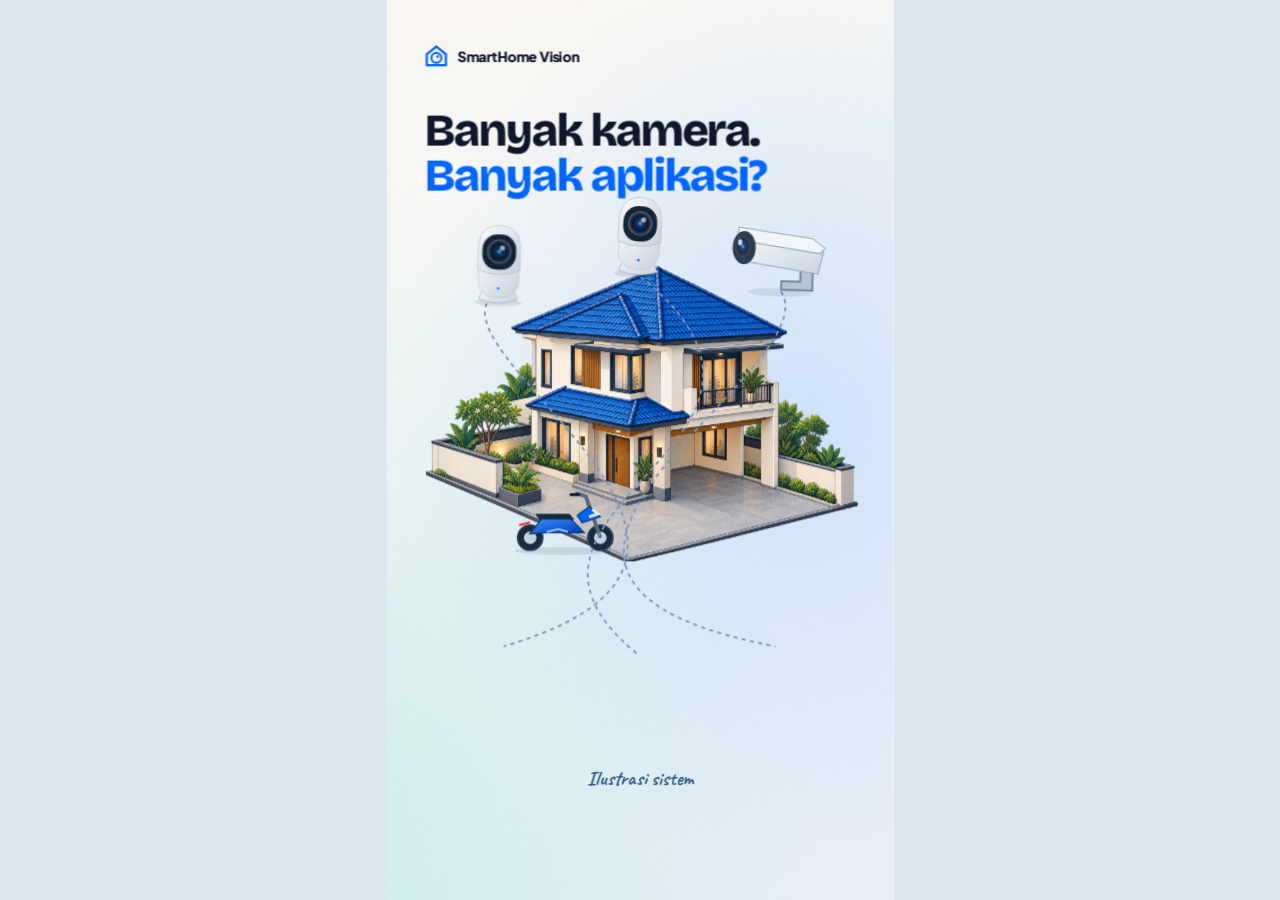
<file: explainer-smarthome-vision/index.html>
<!doctype html><html lang="id"><!-- Adapted from bang-motion starter-explainer-kartun.html: shared world/camera, look/home/into/settle, deterministic timeline and offline player. MIT https://github.com/bangtutorial/bang-motion --><head><meta charset="utf-8"><meta name="viewport" content="width=device-width,initial-scale=1"><title>SmartHome Vision — Empat Lapisan Sistem</title><style>@font-face{font-family:Bricolage;src:url('assets/bricolage.font');font-weight:500 800;font-display:block}
@font-face{font-family:Caveat;src:url('assets/caveat.font');font-weight:400 700;font-display:block}
@font-face{font-family:Jakarta;src:url('assets/jakarta.font');font-weight:400 800;font-display:block}
*{box-sizing:border-box}html,body{margin:0;width:100%;height:100%;overflow:clip;background:#dbe5f0;color:#0f172a;font-family:Jakarta,sans-serif}body{position:fixed;inset:0}
#stage{position:absolute;left:50%;top:50%;width:1080px;height:1920px;overflow:hidden;isolation:isolate;background:#f8fafc;transform:translate(-50%,-50%)}
#ambient{position:absolute;inset:-300px;background:radial-gradient(ellipse at 70% 47%,#bfdbfeaa,transparent 52%),radial-gradient(ellipse at 9% 85%,#a7e9d666,transparent 50%),linear-gradient(160deg,#fffaf2,#f8fafc 45%,#e5f0ff)}
#grid{position:absolute;inset:-500px;background-image:linear-gradient(#5780b40b 1px,transparent 1px),linear-gradient(90deg,#5780b40b 1px,transparent 1px);background-size:66px 66px;transform:rotate(-14deg);mask-image:radial-gradient(ellipse,black,transparent 65%)}
#grain{position:absolute;inset:-40px;opacity:.035;pointer-events:none;z-index:9;mix-blend-mode:multiply}
#film{position:absolute;inset:0;overflow:hidden}#film text{font-family:Jakarta,sans-serif}#film .layer-title text{font-family:Bricolage,sans-serif}
#world{transform-origin:0 0;will-change:transform}.layer{will-change:transform}.layer .floor{filter:url(#softShadow)}
#brand{position:absolute;left:78px;top:92px;display:flex;align-items:center;gap:18px;font-size:30px;font-weight:800;letter-spacing:-1px;z-index:12;color:#0f172a}
#brand svg{width:55px;height:55px;color:#0066ff}#brand span span{font-weight:500;margin-left:6px}
#heading{position:absolute;left:80px;top:231px;right:80px;z-index:10;pointer-events:none}
#headline{font:650 97px/.99 Bricolage,sans-serif;letter-spacing:-4.5px;transform-origin:0 50%}#headline em{font-style:normal;color:#0066ff}#headline.compact{font-size:88px}
#note{position:absolute;left:70px;right:70px;bottom:235px;z-index:11;font:600 43px/1.1 Caveat,cursive;text-align:center;color:#305b85}
#status{position:absolute;left:65px;right:65px;bottom:130px;font-size:28px;font-weight:600;text-align:center;color:#425874;z-index:12}#status span{margin:0 13px;color:#0066ff}
#outro{position:absolute;top:365px;left:100px;right:100px;text-align:center;opacity:0;z-index:13;visibility:hidden}#outro svg{width:132px;height:132px;color:#0066ff;margin-bottom:25px}#outro div{font:650 112px/.92 Bricolage,sans-serif;letter-spacing:-6px}#outro em{font-style:normal;color:#0066ff}#outro p{font:600 39px Jakarta,sans-serif;margin-top:49px;color:#24476f}
#endnote{position:absolute;bottom:195px;left:60px;right:60px;text-align:center;font-size:30px;color:#305574;z-index:13;opacity:0}
#dbg{display:none;position:fixed;bottom:10px;left:50%;transform:translateX(-50%);z-index:30;background:#10253deb;color:white;align-items:center;gap:10px;padding:12px 16px;border-radius:12px;font:13px system-ui;max-width:98vw}#dbg input{width:260px}#dbg button{padding:8px;border:0;border-radius:6px}#dClock{white-space:nowrap;font-variant-numeric:tabular-nums}
</style></head><body>
<main id="stage" aria-label="Video explainer SmartHome Vision, visi sistem empat lapisan">
 <div id="ambient"></div><div id="grid"></div><div id="grain"></div>
 <div id="brand"><svg viewBox="0 0 100 100"><use href="#mark"/></svg><span>SmartHome<span>Vision</span></span></div>
 <div id="heading"><div id="headline">Banyak kamera.<br><em>Banyak aplikasi?</em></div></div>
 <svg id="film" width="1080" height="1920" viewBox="0 0 1080 1920" aria-hidden="true"><defs>
<linearGradient id="plate" x2="0" y2="1"><stop stop-color="#fff"/><stop offset="1" stop-color="#dbeafe"/></linearGradient>
<linearGradient id="body" x2="1" y2="1"><stop stop-color="#fff"/><stop offset="1" stop-color="#cbd5e1"/></linearGradient>
<linearGradient id="blue" x2=".8" y2="1"><stop stop-color="#4694ff"/><stop offset="1" stop-color="#0048cc"/></linearGradient>
<radialGradient id="lens"><stop stop-color="#56d5f6"/><stop offset=".22" stop-color="#0b3876"/><stop offset=".65" stop-color="#0f172a"/><stop offset="1" stop-color="#334155"/></radialGradient>
<linearGradient id="beam"><stop stop-color="#fef3c7" stop-opacity=".85"/><stop offset="1" stop-color="#fef3c7" stop-opacity="0"/></linearGradient>
<pattern id="mesh" width="56" height="56" patternUnits="userSpaceOnUse"><path d="M56 0H0V56" fill="none" stroke="#0066ff" stroke-opacity=".055" stroke-width="1"/></pattern>
<filter id="softShadow" x="-40%" y="-40%" width="180%" height="200%"><feDropShadow dx="0" dy="16" stdDeviation="15" flood-color="#153d6f" flood-opacity=".12"/></filter>
<filter id="textBlur" x="-30%" y="-60%" width="160%" height="220%"><feGaussianBlur id="blurAmount" stdDeviation="0 0"/></filter>
<symbol id="cam" viewBox="-100 -130 200 270">
 <ellipse cy="123" rx="76" ry="12" fill="#0f172a" opacity=".09"/><path d="M-49 83q49-15 98 0l13 30q-62 24-124 0Z" fill="url(#body)" stroke="#94a3b8" stroke-width="2"/>
 <rect x="-65" y="-34" width="130" height="141" rx="55" fill="url(#body)" stroke="#b4c3d8" stroke-width="2"/><path d="M-68-41q0-82 68-82t68 82v60q-68 29-136 0Z" fill="url(#body)" stroke="#aabbd0" stroke-width="2"/>
 <rect x="-54" y="-95" width="108" height="113" rx="48" fill="#142236"/><circle cy="-40" r="37" fill="url(#lens)" stroke="#4b657c" stroke-width="4"/><circle cx="10" cy="-52" r="8" fill="#fff" opacity=".65"/><circle cy="78" r="4" fill="#0066ff"/>
</symbol>
<symbol id="bullet" viewBox="-145 -90 290 220"><ellipse cy="109" rx="95" ry="12" fill="#0f172a" opacity=".09"/><path d="M61 25v51H5v25h92V15" fill="#b4c4d9" stroke="#64748b" stroke-width="5"/><path d="M-107-69 88-42 127-13 112 52-107 20Z" fill="url(#body)" stroke="#8ca4bf" stroke-width="3"/><path d="M-123-80 93-52 132-24 117-8-128-42Z" fill="#f8fafc" stroke="#94a3b8" stroke-width="3"/><ellipse cx="-107" cy="-20" rx="34" ry="49" fill="#172c43"/><ellipse cx="-111" cy="-23" rx="23" ry="32" fill="url(#lens)"/><ellipse cx="-119" cy="-35" rx="6" ry="9" fill="#bae6fd"/></symbol>
<symbol id="motor" viewBox="-170 -100 340 210"><ellipse cy="95" rx="147" ry="12" fill="#0f172a" opacity=".1"/><g fill="#172c43" stroke="#334155" stroke-width="5"><circle cx="-101" cy="55" r="38"/><circle cx="111" cy="55" r="38"/></g><g fill="#cbd5e1"><circle cx="-101" cy="55" r="19"/><circle cx="111" cy="55" r="19"/></g><path d="M-102 43-62-7 19-5 62 40H-55Z" fill="url(#blue)" stroke="#153d6f" stroke-width="4"/><path d="M-85-17h103l15 17H-74Z" fill="#172c43"/><path d="m110 51-43-121-27-9" stroke="#526b84" stroke-width="11" fill="none" stroke-linecap="round"/><path d="m78-39 33 31-55 18-15-22Z" fill="#0066ff" stroke="#153d6f" stroke-width="4"/><path d="m87-31 16 14-26 9" stroke="#e0f2fe" stroke-width="9" fill="none"/><path d="m-51 38 35-9 29 8" stroke="#93c5fd" stroke-width="6" fill="none"/><path d="M46-75h-24" stroke="#0f172a" stroke-width="8" stroke-linecap="round"/><path d="m-135 17 34-8" stroke="#ef4444" stroke-width="7"/></symbol>
<symbol id="car" viewBox="-180 -100 360 210"><ellipse cy="90" rx="164" ry="13" fill="#0f172a" opacity=".1"/><path d="m-141-12 44-67h140l57 55 52 11 15 69H-159l4-53Z" fill="#72a6c7" stroke="#23465e" stroke-width="4"/><path d="m-99-20 25-44h51v44Zm94 0v-44h41l40 44Z" fill="#dcefff" stroke="#345a79" stroke-width="3"/><path d="M-155 16h311" stroke="#45748e" stroke-width="4"/><g fill="#152638" stroke="#34526b" stroke-width="4"><circle cx="-98" cy="58" r="33"/><circle cx="105" cy="58" r="33"/></g><g fill="#bcd3e1"><circle cx="-98" cy="58" r="16"/><circle cx="105" cy="58" r="16"/></g><path d="M132 9h24v15h-24" fill="#fef3c7"/><path d="M-155 8h17v16h-17" fill="#ef4444"/><path d="M21-2h19" stroke="#14364e" stroke-width="5" stroke-linecap="round"/></symbol>
<symbol id="person" viewBox="-65 -160 130 330"><ellipse cy="158" rx="50" ry="9" fill="#0f172a" opacity=".08"/><path d="m-29 58-7 83h28L7 61l14 80h27L33 54" fill="#183753"/><path d="M-37-72q37-20 74 0l19 125q-56 25-112 0Z" fill="#e7ac5f" stroke="#a66f32" stroke-width="3"/><path d="m-39-59-16 86m93-86 17 82" stroke="#bf854d" stroke-width="18" stroke-linecap="round"/><rect x="-13" y="-91" width="26" height="27" rx="9" fill="#bf854d"/><ellipse cy="-116" rx="32" ry="39" fill="#d9a578"/><path d="M-32-117q-7-50 31-48t34 42q-24-3-38-21-9 19-27 27" fill="#203343"/><path d="m-26 142-15 12H0m25-12-3 12h32" fill="none" stroke="#0f172a" stroke-width="12" stroke-linecap="round"/></symbol>
<symbol id="parcel" viewBox="-80 -85 160 170"><path d="m-72-45 70-29 74 29v96L0 82-72 52Z" fill="#d6a56b" stroke="#9b6a36" stroke-width="3"/><path d="M-72-45 0-10 72-45M0-10v92" fill="none" stroke="#9b6a36" stroke-width="3"/><path d="m-32-63 73 35v40L22 20v-40l-72-35Z" fill="#f5d4a1"/><path d="m-57 17 31 14v23l-31-14Z" fill="#fff4df"/></symbol>
<symbol id="chip" viewBox="-100 -100 200 200"><g stroke="#5794d9" stroke-width="8"><path d="M-60-94v32M-20-94v32M20-94v32M60-94v32M-60 94V62M-20 94V62M20 94V62M60 94V62M-94-60h32M-94-20h32M-94 20h32M-94 60h32M94-60H62M94-20H62M94 20H62M94 60H62"/></g><rect x="-72" y="-72" width="144" height="144" rx="24" fill="url(#blue)" stroke="#dbeafe" stroke-width="5"/><path d="m-35 28 17-57 17 57m-29-17h24M17-29v57M8-29h19M8 28h19" fill="none" stroke="white" stroke-width="7" stroke-linecap="round"/></symbol>
<symbol id="db" viewBox="-130 -150 260 300"><path d="M-115-103v201c0 61 230 61 230 0v-201" fill="#a7caff" stroke="#497dc5" stroke-width="3"/><ellipse cy="-103" rx="115" ry="45" fill="#e6f1ff" stroke="#497dc5" stroke-width="3"/><path d="M-115-37c0 61 230 61 230 0M-115 31c0 61 230 61 230 0" stroke="#497dc5" stroke-width="3" fill="none"/><g fill="#fff"><circle cx="-69" cy="-13" r="7"/><circle cx="-69" cy="55" r="7"/><circle cx="-69" cy="117" r="7"/></g></symbol>
<symbol id="shield" viewBox="-100 -120 200 240"><path d="M0-107 87-74v74q0 80-87 114Q-87 80-87 0v-74Z" fill="#0f766e" stroke="#b8efe4" stroke-width="6"/><path d="M-25-13v-20a25 25 0 0 1 50 0v20" fill="none" stroke="#e9fff7" stroke-width="10"/><rect x="-39" y="-12" width="78" height="66" rx="13" fill="#e9fff7"/><circle cy="13" r="8" fill="#0f766e"/><path d="M0 13v19" stroke="#0f766e" stroke-width="7"/></symbol>
<symbol id="mark" viewBox="0 0 100 100"><path d="M13 43 50 13l37 30v43H13Z" fill="none" stroke="currentColor" stroke-width="9" stroke-linejoin="round"/><circle cx="50" cy="57" r="19" fill="none" stroke="currentColor" stroke-width="8"/><circle cx="55" cy="52" r="5" fill="currentColor"/></symbol></defs><g id="world">
 <g id="intro" transform="translate(540 1020)"><image href="assets/house-cutout.png" x="-475" y="-325" width="950" height="634"/>
  <g id="introMotor"><use href="#motor" x="-120" y="148" width="240" height="150" /></g>
  <path id="tangle" d="M-300-270C-500-150 400 290-290 490M0-300C450 60-400 190 0 510M300-270C420-100-500 340 290 490" fill="none" stroke="#7c9cc5" stroke-width="4" stroke-dasharray="9 9"/>
  <g id="introCam1" transform="translate(-300 -330)"><use href="#cam" x="-75" y="-90" width="150" height="180" /></g><g id="introCam2" transform="translate(0 -390)"><use href="#cam" x="-75" y="-90" width="150" height="180" /></g><g id="introCam3" transform="translate(300 -330)"><use href="#bullet" x="-105" y="-126" width="210" height="252" /></g>
  <g id="appA" transform="translate(-270 500)"><rect x="-88" y="-155" width="176" height="310" rx="26" fill="#fff" stroke="#182f4c" stroke-width="8"/><rect x="-70" y="-117" width="140" height="127" rx="12" fill="#709db8"/><path d="m-55-31 38-34 25 20 39-43" fill="none" stroke="white" stroke-width="6"/><path d="M-54 45h108M-54 72h75M-54 100h92" stroke="#c4d3e4" stroke-width="9" stroke-linecap="round"/><circle cx="58" cy="-117" r="21" fill="#ea580c"/><text x="58" y="-106" text-anchor="middle" font-size="29" fill="white" >!</text></g><g id="appB" transform="translate(0 550)"><rect x="-88" y="-155" width="176" height="310" rx="26" fill="#fff" stroke="#182f4c" stroke-width="8"/><rect x="-70" y="-117" width="140" height="127" rx="12" fill="#7d87bd"/><path d="m-55-31 38-34 25 20 39-43" fill="none" stroke="white" stroke-width="6"/><path d="M-54 45h108M-54 72h75M-54 100h92" stroke="#c4d3e4" stroke-width="9" stroke-linecap="round"/><circle cx="58" cy="-117" r="21" fill="#ea580c"/><text x="58" y="-106" text-anchor="middle" font-size="29" fill="white" >!</text></g><g id="appC" transform="translate(270 500)"><rect x="-88" y="-155" width="176" height="310" rx="26" fill="#fff" stroke="#182f4c" stroke-width="8"/><rect x="-70" y="-117" width="140" height="127" rx="12" fill="#61a8a0"/><path d="m-55-31 38-34 25 20 39-43" fill="none" stroke="white" stroke-width="6"/><path d="M-54 45h108M-54 72h75M-54 100h92" stroke="#c4d3e4" stroke-width="9" stroke-linecap="round"/><circle cx="58" cy="-117" r="21" fill="#ea580c"/><text x="58" y="-106" text-anchor="middle" font-size="29" fill="white" >!</text></g>
 </g>
 <g id="spines" fill="none" stroke="#72aafa" stroke-width="4"><path id="spineA"/><path id="spineB" stroke-dasharray="9 12"/></g><g id="flowDots" fill="#0066ff"><circle id="flow0" r="8"/><circle id="flow1" r="8"/><circle id="flow2" r="8"/><circle id="flow3" r="8"/><circle id="flow4" r="8"/><circle id="flow5" r="8"/><circle id="flow6" r="8"/><circle id="flow7" r="8"/><circle id="flow8" r="8"/><circle id="flow9" r="8"/><circle id="flow10" r="8"/><circle id="flow11" r="8"/></g>
 <g id="layer1" class="layer"><g class="floor"><ellipse cy="455" rx="430" ry="88" fill="#2d6094" opacity=".055"/><path d="M-470 186 0-25 470 186v37L0 452-470 223Z" fill="#dbeafe" stroke="#aac7eb" stroke-width="2"/><path d="M-470 186 0-25 470 186 0 416Z" fill="url(#plate)" stroke="#fff" stroke-width="4"/><path d="M-406 188 0 6 407 188 0 379Z" fill="url(#mesh)" stroke="#a9c9ee" stroke-opacity=".5" stroke-width="2"/><path d="M-470 223 0 452 470 223" fill="none" stroke="#76a7df" stroke-width="3"/></g><g id="content1" class="content">
  <g id="deviceX" transform="translate(-295 -180)"><use href="#cam" x="-94" y="-112.8" width="188" height="225.6" /></g><g id="deviceT" transform="translate(0 -230)"><use href="#cam" x="-94" y="-112.8" width="188" height="225.6" /></g><g id="deviceR" transform="translate(295 -180)"><use href="#bullet" x="-120" y="-144" width="240" height="288" /></g>
  <text x="-295" y="13" text-anchor="middle" font-size="35" fill="#334155" >Xiaomi</text><text x="0" y="-37" text-anchor="middle" font-size="35" fill="#334155" >Tapo</text><text x="295" y="13" text-anchor="middle" font-size="35" fill="#334155" >RTSP</text>
  <g id="ingestPipes" fill="none" stroke="#6daaff" stroke-width="7"><path d="M-295 52v58q0 45 65 45H-70M0 10v170M295 52v58q0 45-65 45H70"/></g>
  <g id="videoPackets"><rect id="packet0" x="-16" y="-11" width="32" height="22" rx="5" fill="#0066ff" stroke="white" stroke-width="3"/><rect id="packet1" x="-16" y="-11" width="32" height="22" rx="5" fill="#0066ff" stroke="white" stroke-width="3"/><rect id="packet2" x="-16" y="-11" width="32" height="22" rx="5" fill="#0066ff" stroke="white" stroke-width="3"/><rect id="packet3" x="-16" y="-11" width="32" height="22" rx="5" fill="#0066ff" stroke="white" stroke-width="3"/><rect id="packet4" x="-16" y="-11" width="32" height="22" rx="5" fill="#0066ff" stroke="white" stroke-width="3"/><rect id="packet5" x="-16" y="-11" width="32" height="22" rx="5" fill="#0066ff" stroke="white" stroke-width="3"/><rect id="packet6" x="-16" y="-11" width="32" height="22" rx="5" fill="#0066ff" stroke="white" stroke-width="3"/><rect id="packet7" x="-16" y="-11" width="32" height="22" rx="5" fill="#0066ff" stroke="white" stroke-width="3"/><rect id="packet8" x="-16" y="-11" width="32" height="22" rx="5" fill="#0066ff" stroke="white" stroke-width="3"/></g>
  <g id="bridge"><path d="m-172 166 174-52 170 52v91L0 309-172 257Z" fill="#daeaff" stroke="#6b98d0" stroke-width="3"/><path d="m-172 166 174-52 170 52-172 52Z" fill="#f9fcff" stroke="#9cbfe9" stroke-width="3"/><path d="M-172 166 0 218v91l-172-52Z" fill="#9dc4f6"/><g transform="translate(0 177)"><text x="0" y="0" text-anchor="middle" font-size="45" fill="#0066ff" font-weight="800">go2rtc</text></g><circle cx="47" cy="245" r="6" fill="#16a34a"/><path d="M72 238l55-17m-55 33 55-17" stroke="#5184bb" stroke-width="5"/></g>
  <g id="freshFrame"><rect x="-230" y="338" width="460" height="76" rx="19" fill="#fff" stroke="#bdd5ef" stroke-width="2"/><text x="0" y="386" text-anchor="middle" font-size="35" fill="#285b92" >Frame terbaru → AI</text></g>
 </g><g id="label1" class="layer-title"><rect x="-283" y="463" width="566" height="73" rx="35" fill="white" stroke="#b9d3ef" stroke-width="2"/><circle cx="-238" cy="500" r="25" fill="#0066ff"/><text x="-238" y="511" text-anchor="middle" font-size="29" fill="white" >01</text><text x="30" y="512" text-anchor="middle" font-size="31" fill="#18344f" font-weight="700">Ingestion Layer</text></g></g>
 <g id="layer2" class="layer"><g class="floor"><ellipse cy="455" rx="430" ry="88" fill="#2d6094" opacity=".055"/><path d="M-470 186 0-25 470 186v37L0 452-470 223Z" fill="#c8e3de" stroke="#aac7eb" stroke-width="2"/><path d="M-470 186 0-25 470 186 0 416Z" fill="url(#plate)" stroke="#fff" stroke-width="4"/><path d="M-406 188 0 6 407 188 0 379Z" fill="url(#mesh)" stroke="#a9c9ee" stroke-opacity=".5" stroke-width="2"/><path d="M-470 223 0 452 470 223" fill="none" stroke="#76a7df" stroke-width="3"/></g><g id="content2" class="content">
  <image href="assets/house-cutout.png" x="-393" y="-335" width="786" height="524"/>
  <path id="houseZone" d="m-221 47 117-42 195 90-113 49Z" fill="#ea580c" fill-opacity=".12" stroke="#ea580c" stroke-width="6" stroke-linejoin="round"/>
  <path id="gateZone" d="m-335 158 267-85 327 158-254 93Z" fill="#16a34a" fill-opacity=".06" stroke="#16a34a" stroke-width="6" stroke-linejoin="round"/>
  <path id="trackPath" d="M-230 190Q-84 141 15 198T271 245" fill="none" stroke="#0066ff" stroke-width="5" stroke-dasharray="8 9"/>
  <g id="aiMotor"><use href="#motor" x="-105" y="-65" width="210" height="130" /><g id="motorBox" class="detection"><rect x="-116" y="-78" width="236" height="151" rx="14" fill="#0066ff" fill-opacity=".035" stroke="#0066ff" stroke-width="4"/><path d="M-116 -53v-25h25M95 -78h25v25M-116 48v25h25M95 73h25v-25" fill="none" stroke="#0066ff" stroke-width="8"/></g><rect x="-116" y="-112" width="136" height="36" rx="7" fill="#0066ff"/><text x="-48" y="-85" text-anchor="middle" font-size="25" fill="white" >Motor</text></g>
  <g id="aiCar"><use href="#car" x="-122.5" y="-75" width="245" height="150" /><g id="carBox" class="detection"><rect x="-130" y="-85" width="260" height="170" rx="14" fill="#0066ff" fill-opacity=".035" stroke="#0066ff" stroke-width="4"/><path d="M-130 -60v-25h25M105 -85h25v25M-130 60v25h25M105 85h25v-25" fill="none" stroke="#0066ff" stroke-width="8"/></g></g>
  <g id="aiPerson"><use href="#person" x="-50" y="-125" width="100" height="250" /><g id="personBox" class="detection"><rect x="-62" y="-144" width="124" height="282" rx="14" fill="#0f766e" fill-opacity=".035" stroke="#0f766e" stroke-width="4"/><path d="M-62 -119v-25h25M37 -144h25v25M-62 113v25h25M37 138h25v-25" fill="none" stroke="#0f766e" stroke-width="8"/></g></g>
  <g id="aiParcel"><use href="#parcel" x="-52.5" y="-55" width="105" height="110" /><g id="parcelBox" class="detection"><rect x="-64" y="-70" width="128" height="143" rx="14" fill="#ea580c" fill-opacity=".035" stroke="#ea580c" stroke-width="4"/><path d="M-64 -45v-25h25M39 -70h25v25M-64 48v25h25M39 73h25v-25" fill="none" stroke="#ea580c" stroke-width="8"/></g></g>
  <g id="aiChip"><use href="#chip" x="-365" y="275" width="130" height="130" /><text x="0" y="365" text-anchor="middle" font-size="35" fill="#0066ff" font-weight="700">YOLO + tracking</text></g>
  <g id="facePanel"><rect x="80" y="-358" width="300" height="275" rx="28" fill="#fff" stroke="#b7d8cc" stroke-width="3"/><circle cx="230" cy="-254" r="61" fill="#dcfce7"/><path d="M182-199q6-35 48-35t48 35" fill="#e7ac5f"/><rect x="219" y="-249" width="22" height="26" rx="8" fill="#bd8558"/><ellipse cx="230" cy="-268" rx="31" ry="39" fill="#d9a578"/><path d="M199-266q-5-48 31-48t32 41q-25-2-38-20-7 18-25 27" fill="#203343"/><circle cx="219" cy="-267" r="3" fill="#203343"/><circle cx="241" cy="-267" r="3" fill="#203343"/><path d="M221-247q9 7 18 0" stroke="#9d583c" stroke-width="3" fill="none" stroke-linecap="round"/><path id="faceScan" d="M147-294h166" stroke="#16a34a" stroke-width="4"/><path d="M153-290v-29h29M278-319h29v29M153-210v29h29M278-181h29v-29" fill="none" stroke="#16a34a" stroke-width="5"/><text x="230" y="-123" text-anchor="middle" font-size="30" fill="#166534" >Profil keluarga</text></g>
 </g><g id="label2" class="layer-title"><rect x="-283" y="463" width="566" height="73" rx="35" fill="white" stroke="#b9d3ef" stroke-width="2"/><circle cx="-238" cy="500" r="25" fill="#0066ff"/><text x="-238" y="511" text-anchor="middle" font-size="29" fill="white" >02</text><text x="30" y="512" text-anchor="middle" font-size="31" fill="#18344f" font-weight="700">AI Vision Engine</text></g></g>
 <g id="layer3" class="layer"><g class="floor"><ellipse cy="455" rx="430" ry="88" fill="#2d6094" opacity=".055"/><path d="M-470 186 0-25 470 186v37L0 452-470 223Z" fill="#cbdbe9" stroke="#aac7eb" stroke-width="2"/><path d="M-470 186 0-25 470 186 0 416Z" fill="url(#plate)" stroke="#fff" stroke-width="4"/><path d="M-406 188 0 6 407 188 0 379Z" fill="url(#mesh)" stroke="#a9c9ee" stroke-opacity=".5" stroke-width="2"/><path d="M-470 223 0 452 470 223" fill="none" stroke="#76a7df" stroke-width="3"/></g><g id="content3" class="content">
  <path id="dataPipes" d="M-325 55H-80M80 55H300" fill="none" stroke="#70a8ec" stroke-width="6" stroke-dasharray="10 12"/>
  <g id="ledger"><rect x="-420" y="-267" width="290" height="465" rx="26" fill="white" stroke="#b8cde5" stroke-width="3"/><text x="-275" y="-204" text-anchor="middle" font-size="34" fill="#18344f" font-weight="700">Event store</text>
  <g id="event0"><rect x="-399" y="-166" width="248" height="85" rx="14" fill="#edf5ff"/><text x="-275" y="-113" text-anchor="middle" font-size="27" fill="#274462" >Motor keluar</text></g><g id="event1"><rect x="-399" y="-61" width="248" height="85" rx="14" fill="#edf9f0"/><text x="-275" y="-8" text-anchor="middle" font-size="27" fill="#274462" >Mobil tiba</text></g><g id="event2"><rect x="-399" y="44" width="248" height="85" rx="14" fill="#edf5ff"/><text x="-275" y="97" text-anchor="middle" font-size="27" fill="#274462" >Di teras</text></g></g>
  <g id="database"><use href="#db" x="-122.5" y="-155" width="245" height="310" /><text x="0" y="216" text-anchor="middle" font-size="39" fill="#255488" font-weight="700">SQLite</text></g>
  <g id="security"><use href="#shield" x="188" y="-179.5" width="208" height="255" /><text x="292" y="133" text-anchor="middle" font-size="32" fill="#0f766e" >Akses pemilik</text><rect x="196" y="158" width="192" height="59" rx="18" fill="white" stroke="#b4d9cf" stroke-width="2"/><text x="292" y="202" text-anchor="middle" font-size="41" fill="#0f766e" >• • • •</text></g>
  <g id="localHost"><rect x="-233" y="272" width="466" height="127" rx="23" fill="#173c66"/><path d="M-189 314h270M-189 344H22" stroke="#5f8cba" stroke-width="9" stroke-linecap="round"/><circle cx="179" cy="334" r="12" fill="#7ce4bf"/><text x="0" y="452" text-anchor="middle" font-size="35" fill="#294e78" >Komputer lokal</text></g>
 </g><g id="label3" class="layer-title"><rect x="-283" y="463" width="566" height="73" rx="35" fill="white" stroke="#b9d3ef" stroke-width="2"/><circle cx="-238" cy="500" r="25" fill="#0066ff"/><text x="-238" y="511" text-anchor="middle" font-size="29" fill="white" >03</text><text x="30" y="512" text-anchor="middle" font-size="31" fill="#18344f" font-weight="700">Data & Security Core</text></g></g>
 <g id="layer4" class="layer"><g class="floor"><ellipse cy="455" rx="430" ry="88" fill="#2d6094" opacity=".055"/><path d="M-470 186 0-25 470 186v37L0 452-470 223Z" fill="#dbeafe" stroke="#aac7eb" stroke-width="2"/><path d="M-470 186 0-25 470 186 0 416Z" fill="url(#plate)" stroke="#fff" stroke-width="4"/><path d="M-406 188 0 6 407 188 0 379Z" fill="url(#mesh)" stroke="#a9c9ee" stroke-opacity=".5" stroke-width="2"/><path d="M-470 223 0 452 470 223" fill="none" stroke="#76a7df" stroke-width="3"/></g><g id="content4" class="content">
  <g id="phone"><rect x="-287" y="-552" width="574" height="1070" rx="66" fill="#10253d" filter="url(#softShadow)"/><rect x="-271" y="-535" width="542" height="1037" rx="54" fill="#f8fafc"/><rect x="-69" y="-525" width="138" height="24" rx="12" fill="#10253d"/>
   <text x="-1" y="-449" text-anchor="middle" font-size="36" fill="#0f172a" font-weight="800">SmartHome Vision</text><text x="-116" y="-394" text-anchor="middle" font-size="29" fill="#475569" >Pantauan rumah</text>
   <rect x="-243" y="-365" width="486" height="304" rx="25" fill="#e4eef6"/>
   <image href="assets/house-cutout.png" x="-231" y="-357" width="462" height="308"/>
   <g id="uiZones"><path d="m-121-150 79-28 82 38-67 33Z" fill="#ea580c" fill-opacity=".12" stroke="#ea580c" stroke-width="5"/><path d="m-176-91 120-42 176 72" fill="none" stroke="#16a34a" stroke-width="6"/></g>
   <rect x="-223" y="-346" width="92" height="35" rx="13" fill="#dc2626"/><text x="-177" y="-321" text-anchor="middle" font-size="22" fill="white" font-weight="700">DEMO</text>
   <g id="uiStatus"><rect x="-243" y="-36" width="234" height="103" rx="19" fill="#ebf5ff"/><rect x="9" y="-36" width="234" height="103" rx="19" fill="#eaf8ec"/><text x="-126" y="1" text-anchor="middle" font-size="27" fill="#355779" >Kamera</text><text x="-126" y="40" text-anchor="middle" font-size="32" fill="#0066ff" font-weight="700">1 online</text><text x="126" y="1" text-anchor="middle" font-size="27" fill="#3a6750" >Kendaraan</text><text x="126" y="40" text-anchor="middle" font-size="30" fill="#15803d" font-weight="700">2 terdaftar</text></g>
   <g id="uiPlate"><rect x="-243" y="91" width="486" height="106" rx="19" fill="#0f172a"/><text x="0" y="153" text-anchor="middle" font-size="51" fill="white" font-weight="700" letter-spacing="5">B 1234 CD</text><text x="0" y="181" text-anchor="middle" font-size="18" fill="#aabbd1" >Data demonstrasi</text></g>
   <g id="uiTimeline"><text x="-103" y="253" text-anchor="middle" font-size="29" fill="#0f172a" font-weight="700">Aktivitas terbaru</text><circle cx="-211" cy="303" r="8" fill="#ea580c"/><path d="M-211 317v45" stroke="#d3deec" stroke-width="3"/><text x="21" y="310" text-anchor="middle" font-size="27" fill="#334155" >Motor keluar rumah</text><circle cx="-211" cy="383" r="8" fill="#16a34a"/><text x="6" y="390" text-anchor="middle" font-size="27" fill="#334155" >Mobil tiba di teras</text></g>
   <path d="M-247 426h494" stroke="#e2e8f0" stroke-width="2"/><text x="-166" y="467" text-anchor="middle" font-size="22" fill="#0066ff" >Beranda</text><text x="0" y="467" text-anchor="middle" font-size="22" fill="#64748b" >Kendaraan</text><text x="166" y="467" text-anchor="middle" font-size="22" fill="#64748b" >Aktivitas</text>
  </g>
  <g id="semanticHouse"><path d="M-286-170H-412v-99" fill="none" stroke="#ea580c" stroke-width="4"/><rect x="-466" y="-350" width="250" height="91" rx="18" fill="#fff4e6" stroke="#ea580c" stroke-width="3"/><text x="-341" y="-291" text-anchor="middle" font-size="37" fill="#c2410c" font-weight="700">HOUSE</text></g>
  <g id="semanticGate"><path d="M287-82h122v-76" fill="none" stroke="#16a34a" stroke-width="4"/><rect x="222" y="-250" width="249" height="91" rx="18" fill="#eaf8ec" stroke="#16a34a" stroke-width="3"/><text x="346" y="-192" text-anchor="middle" font-size="37" fill="#15803d" font-weight="700">GATE</text></g>
  <g id="plateFocus"><rect x="-374" y="78" width="748" height="163" rx="30" fill="#0f172a" stroke="#71809a" stroke-width="3"/><text x="0" y="182" text-anchor="middle" font-size="82" fill="white" font-weight="700" letter-spacing="8">B 1234 CD</text></g>
  <g id="controlPanel"><rect x="-258" y="79" width="516" height="329" rx="29" fill="#fff" stroke="#c0d5ed" stroke-width="3"/><text x="0" y="125" text-anchor="middle" font-size="30" fill="#193b62" font-weight="700">Kontrol kamera</text><circle cx="-93" cy="255" r="102" fill="#eff6ff" stroke="#b2d3fc" stroke-width="3"/><circle cx="-93" cy="255" r="39" fill="#0066ff"/>
    <path d="m-93 170-16 23h32Zm0 170-16-23h32Zm-85-85 23-16v32Zm170 0-23-16v32Z" fill="#3673ba"/>
    <text x="-93" y="267" text-anchor="middle" font-size="37" fill="white" >⌂</text><rect x="66" y="183" width="151" height="64" rx="26" fill="#e2e8f0" id="lampToggle"/><circle id="lampKnob" cx="100" cy="215" r="24" fill="white"/><text x="140" y="283" text-anchor="middle" font-size="30" fill="#385572" >Lampu</text><text x="0" y="377" text-anchor="middle" font-size="27" fill="#475569" >Posisi jaga</text>
  </g>
  <g id="controlCam"><use href="#cam" x="240" y="-344" width="230" height="300" /></g><path id="lightBeam" d="M348-242 440 164 72 120Z" fill="url(#beam)"/>
  <g id="touch"><circle r="42" fill="#0066ff" fill-opacity=".14" stroke="#0066ff" stroke-width="3"/><circle r="11" fill="#0066ff"/></g>
 </g><g id="label4" class="layer-title"><rect x="-283" y="463" width="566" height="73" rx="35" fill="white" stroke="#b9d3ef" stroke-width="2"/><circle cx="-238" cy="500" r="25" fill="#0066ff"/><text x="-238" y="511" text-anchor="middle" font-size="29" fill="white" >04</text><text x="30" y="512" text-anchor="middle" font-size="31" fill="#18344f" font-weight="700">Presentation Layer</text></g></g>
 </g></svg>
 <div id="note">Ilustrasi sistem</div><div id="status">Visi pengembangan <span>•</span> Prototipe pribadi</div>
 <div id="outro"><svg viewBox="0 0 100 100"><use href="#mark"/></svg><div>SmartHome<br><em>Vision</em></div><p>Cek SmartHome Vision</p></div>
 <div id="endnote">Pengujian dan pengembangan berlanjut</div>
</main><audio id="vo" src="assets/soundtrack.wav" preload="auto"></audio>
<div id="dbg"><button id="dPlay">Putar / jeda</button><button id="dRestart">Ulang</button><input id="dScrub" aria-label="Waktu video" type="range" min="0" max="78.73140625" step=".01"><span id="dClock"></span></div>
<script src="assets/gsap.min.js"></script><script>(()=>{'use strict';
// The shared camera rig comes from bang-motion's cartoon-collage explainer starter.
// Everything on screen is a pure function of timeline time; audio is the live master clock.
const W=1080,H=1920,DURATION=78.73140625,$=id=>document.getElementById(id);
const clamp=v=>Math.max(0,Math.min(1,v)),p=(t,a,b)=>clamp((t-a)/(b-a)),ease=v=>v*v*(3-2*v),out=v=>1-(1-v)**3,mix=(a,b,v)=>a+(b-a)*v;
const S=(t,a,b)=>ease(p(t,a,b)),E=(t,a,b)=>out(p(t,a,b)),visible=(t,a,b)=>E(t,a,a+.6)*(1-S(t,b-.35,b));
const cache={},node=id=>cache[id]||(cache[id]=$(id));
function pose(id,x=0,y=0,s=1,r=0,o=1){const n=node(id);n.setAttribute('transform',`translate(${x.toFixed(3)} ${y.toFixed(3)}) rotate(${r.toFixed(3)}) scale(${s.toFixed(5)})`);n.setAttribute('opacity',o.toFixed(5));n.style.visibility=o>.00001?'visible':'hidden'}
function alpha(id,o){const n=node(id);n.setAttribute('opacity',o.toFixed(5));n.style.visibility=o>.00001?'visible':'hidden'}
const C={x:540,y:960,z:1},rig=$('world');
function applyCam(){rig.setAttribute('transform',`translate(${(W/2-C.x*C.z).toFixed(4)} ${(H/2-C.y*C.z).toFixed(4)}) scale(${C.z.toFixed(6)})`)}
// look/home/into/settle are expressed as deterministic interpolations so direct seeking is exact.
function look(a,b,v){return{x:mix(a.x,b.x,v),y:mix(a.y,b.y,v),z:mix(a.z,b.z,v)}}
const headings=[
 [0,7.05,'Banyak kamera.<br><em>Banyak aplikasi?</em>','Ilustrasi sistem'],
 [7.05,10.4,'Satu rumah.<br><em>Satu sistem.</em>','SmartHome Vision'],
 [10.4,15.38,'Empat lapisan.<br><em>Saling terhubung.</em>','Dari video menjadi informasi'],
 [15.38,24.39,'Ingestion<br><em>Layer</em>','Target integrasi • sesuai kompatibilitas'],
 [24.39,37.45,'AI Vision<br><em>Engine</em>','Deteksi → lintasan → informasi'],
 [37.45,46.56,'Data &amp;<br><em>Security Core</em>','Penyimpanan lokal • akses pemilik'],
 [46.56,50.95,'Presentation<br><em>Layer</em>','Antarmuka dengan data demonstrasi'],
 [50.95,54.41,'Area privat.<br><em>Batas yang jelas.</em>','Oranye • pintu rumah / HOUSE'],
 [54.41,58.17,'Pantau akses<br><em>di gerbang.</em>','Hijau • batas gerbang / GATE'],
 [58.17,64.01,'Informasi penting.<br><em>Terbaca jelas.</em>','Hitam arang • plat kendaraan'],
 [64.01,72.15,'Kendali dari<br><em>genggaman.</em>','Target kontrol • perangkat kompatibel'],
 [72.15,76.7,'Satu sistem.<br><em>Semua terhubung.</em>','Visi SmartHome Vision'],
 [76.7,DURATION,'','']
];let headingIndex=-1;
const grain=document.createElement('canvas');grain.width=grain.height=192;const gc=grain.getContext('2d'),gd=gc.createImageData(192,192);let seed=10242026;for(let i=0;i<192*192;i++){seed=(Math.imul(seed,1664525)+1013904223)>>>0;const v=seed>>>24;gd.data[i*4]=gd.data[i*4+1]=gd.data[i*4+2]=v;gd.data[i*4+3]=255}gc.putImageData(gd,0,0);$('grain').style.backgroundImage=`url(${grain.toDataURL()})`;
function render(t){
 const reveal=S(t,7,10.1),spread=S(t,14.9,16.5),collapse=S(t,72.15,73.6),q=spread*(1-collapse);
 const ys=[1320+6000*q,1070+4200*q,820+2400*q,570+600*q];
 // Start at the home, reveal the stack, then physically travel between its four levels.
 let cam=look({x:540,y:1090,z:1},{x:540,y:1065,z:1.01},reveal);
 cam=look(cam,{x:540,y:ys[0]+80,z:1},spread);
 cam=look(cam,{x:540,y:ys[1]+80,z:1.03},S(t,23.95,25.25));
 cam=look(cam,{x:540,y:ys[2]+100,z:1.02},S(t,37.02,38.15));
 cam=look(cam,{x:540,y:ys[3]+25,z:1.03},S(t,46.08,47.25));
 const uiFocus=S(t,50.6,51.6)*(1-S(t,63.7,64.7));cam.x+=mix(35,-35,S(t,54,55))*uiFocus;cam.z+=.035*uiFocus;
 cam=look(cam,{x:540,y:1090,z:.97},collapse);
 const finish=S(t,75.7,77.25);cam=look(cam,{x:540,y:690,z:.70},finish);
 C.x=cam.x+3*Math.sin(t*.43);C.y=cam.y+4*Math.sin(t*.35);C.z=cam.z;applyCam();
 $('ambient').style.transform=`translate(${(22*Math.sin(t*.09)).toFixed(3)}px,${(17*Math.cos(t*.1)).toFixed(3)}px)`;
 $('grid').style.transform=`translate(${(8*Math.sin(t*.1)).toFixed(3)}px,${(8*Math.cos(t*.13)).toFixed(3)}px) rotate(-14deg)`;
 $('grain').style.transform=`translate(${(3*Math.sin(t*.4)).toFixed(3)}px,${(3*Math.cos(t*.3)).toFixed(3)}px)`;
 const introExit=E(t,7,9.2);pose('intro',540,1020-introExit*240,mix(1,.32,introExit),-4*introExit,1-introExit);
 pose('introMotor',mix(-165,125,S(t,.5,6.2)),0,1,0,1);
 ['introCam1','introCam2','introCam3'].forEach((id,i)=>pose(id,[-300,0,300][i],[-330,-390,-330][i]+Math.sin(t*1.3+i)*9,1,Math.sin(t*.7+i)*3,E(t,i*.2,.8+i*.2)));
 ['appA','appB','appC'].forEach((id,i)=>pose(id,[-270,0,270][i], [500,550,500][i]+Math.sin(t*1.9+i*2)*8,1,Math.sin(t*1.1+i)*3,E(t,1.3+i*.35,2+i*.35)));
 $('tangle').style.strokeDashoffset=(-t*25).toFixed(3);
 for(let i=0;i<4;i++){
  const bob=Math.sin(t*.9+i)*4*(1-q);pose('layer'+(i+1),540,ys[i]+bob,mix(.86,1,q),0,E(t,7.45+i*.18,8.4+i*.18));
  const contentScale=mix(.36,1,q);pose('content'+(i+1),0,mix(140,0,q),contentScale,0,1);
  pose('label'+(i+1),0,mix(-52,0,q),mix(.89,1,q),0,(1-q)*(1-finish));
 }
 // Two visibly connected data trunks bind the exploded levels into one physical system.
 $('spineA').setAttribute('d',`M175 ${ys[0]+160}C80 ${ys[0]+30} 80 ${ys[3]+140} 175 ${ys[3]+30}`);
 $('spineB').setAttribute('d',`M905 ${ys[0]+160}C1000 ${ys[0]+30} 1000 ${ys[3]+140} 905 ${ys[3]+30}`);
 alpha('spines',reveal*(1-finish)*.6);alpha('flowDots',reveal*(1-finish));
 for(let i=0;i<12;i++){const k=(t*.17+i/12)%1;pose('flow'+i,i%2?944:136,mix(ys[0]+150,ys[3]+60,k),.7+Math.sin(k*Math.PI)*.4,0,1)}
 // Ingestion: packets come from three devices and merge into the bridge.
 ['deviceX','deviceT','deviceR'].forEach((id,i)=>pose(id,[-295,0,295][i],[-180,-230,-180][i]+Math.sin(t*1.2+i)*5,1,Math.sin(t*.65+i)*2,1));
 for(let i=0;i<9;i++){const lane=i%3,k=(t*.6+Math.floor(i/3)/3)%1;pose('packet'+i,mix([-295,0,295][lane],0,k),mix([53,10,53][lane],186,k),mix(1,.65,k),0,.9)}
 pose('bridge',0,Math.sin(t*.9)*3,1);pose('freshFrame',0,0,1,0,.72+.28*Math.sin(t*2)**2);
 // AI: the house remains the world; detections build in the order spoken in the VO.
 const aiTime=Math.max(0,t-29.05),mv=S(aiTime,0,7);pose('aiMotor',mix(-185,220,mv),mix(185,243,mv),1,0,1);
 pose('aiCar',120,43,1,0,E(t,29.05,29.7));pose('aiPerson',-248,21,1,0,E(t,30.1,30.65));pose('aiParcel',285,138,1,0,E(t,30.65,31.2));
 alpha('houseZone',E(t,32.15,32.7));alpha('gateZone',E(t,32.45,33));alpha('trackPath',E(t,32.6,33.2));$('trackPath').style.strokeDashoffset=(-t*22).toFixed(3);
 const face=E(t,34.4,35.1);pose('facePanel',50*(1-face),-30*(1-face),mix(.82,1,face),0,face);
 $('faceScan').setAttribute('transform',`translate(0 ${(48+38*Math.sin(t*2)).toFixed(3)})`);pose('aiChip',0,0,1,Math.sin(t*.65)*2);
 // Backend: event cards write one at a time into a local database, next to owner access.
 for(let i=0;i<3;i++)pose('event'+i,-30*(1-E(t,39+i*.65,39.6+i*.65)),0,1,0,E(t,39+i*.65,39.6+i*.65));
 pose('database',0,Math.sin(t)*4,1);pose('security',0,Math.sin(t*.85+1)*5,1,Math.sin(t*.8)*2);$('dataPipes').style.strokeDashoffset=(-t*26).toFixed(3);
 // Presentation: the same phone reveals zone semantics and then its hardware controls.
 const control=E(t,64.01,64.9)*(1-S(t,71.8,72.6));const phoneScale=mix(.88,.78,control);
 pose('phone',-82*control,mix(65,15,control),phoneScale,-3*control,1);
 alpha('uiZones',E(t,50.65,51.2));alpha('semanticHouse',visible(t,50.95,54.4));alpha('semanticGate',visible(t,54.41,58.1));
 const plate=visible(t,58.17,63.9);pose('plateFocus',0,0,mix(.65,1,plate),-2*plate,plate);
 alpha('uiTimeline',1-control);alpha('uiPlate',1-control);alpha('uiStatus',1-control*.6);
 pose('controlPanel',-65,0,.91,0,control);pose('controlCam',0,0,1,Math.sin((t-64)*1.6)*12*visible(t,65,70.4),control);
 const lamp=S(t,67.45,67.8)*(1-S(t,71.7,72.1));$('lampToggle').setAttribute('fill',lamp>.5?'#16a34a':'#e2e8f0');$('lampKnob').setAttribute('cx',mix(100,182,lamp).toFixed(3));alpha('lightBeam',lamp*control*.7);
 const touch=visible(t,64.9,68.45);pose('touch',mix(-70,64,S(t,66.8,67.4)),mix(232,196,S(t,66.8,67.4)),.8+.14*Math.sin(t*9),0,touch);
 // Type lives in screen space; it never shrinks into the overview diagrams.
 const idx=headings.findIndex(h=>t>=h[0]&&t<h[1]);const h=headings[Math.max(0,idx)];
 if(headingIndex!==idx){$('headline').innerHTML=h[2];$('headline').className=idx===9?'compact':'';headingIndex=idx}
 let note=h[3];if(t>=30.1&&t<37.45)note='Orang, paket & wajah • target pengembangan';
 $('note').textContent=note;
 const hin=E(t,h[0],h[0]+.65),hout=S(t,h[1]-.3,h[1]);const ho=hin*(1-hout)*(1-finish);
 $('heading').style.opacity=ho.toFixed(5);$('headline').style.transform=`translateY(${(34*(1-hin)-23*hout).toFixed(3)}px)`;
 const blur=Math.max(1-hin,hout)*9;$('blurAmount').setAttribute('stdDeviation',`0 ${blur.toFixed(3)}`);$('headline').style.filter=blur>.05?'url(#textBlur)':'none';
 $('note').style.opacity=(E(t,h[0]+.4,h[0]+.9)*(1-hout)*(1-finish)).toFixed(5);
 $('status').style.opacity=E(t,7.05,8).toFixed(5);
 const outro=E(t,76.4,77.4);$('outro').style.opacity=outro.toFixed(5);$('outro').style.visibility=outro>.001?'visible':'hidden';$('outro').style.transform=`translateY(${(50*(1-outro)).toFixed(3)}px)`;
 $('endnote').style.opacity=E(t,74.5,76).toFixed(5);
 $('dScrub').value=t.toFixed(3);$('dClock').textContent=t.toFixed(2)+' / '+DURATION.toFixed(2);
}
const vo=$('vo'),state={time:0},intent={playing:false};let pending=null;
const tl=gsap.timeline({paused:true,onUpdate(){if(intent.playing&&!vo.paused&&Math.abs(state.time-vo.currentTime)>.04)tl.time(Math.min(DURATION,vo.currentTime),true);render(state.time)},onComplete(){if(intent.playing){vo.currentTime=0;tl.play(0);vo.play().catch(pause)}}});tl.to(state,{time:DURATION,duration:DURATION,ease:'none'});
function pause(){intent.playing=false;tl.pause();vo.pause()}
function seek(time){pause();const t=Math.max(0,Math.min(DURATION,Number(time)||0));tl.time(t,false);render(t);if(Number.isFinite(vo.duration))vo.currentTime=Math.min(t,vo.duration)}
async function play(){if(pending)return pending;pending=(async()=>{if(state.time>=DURATION-.01){tl.time(0);vo.currentTime=0}intent.playing=true;vo.currentTime=state.time;try{await vo.play();if(intent.playing)tl.play();else vo.pause();return intent.playing}catch{pause();return false}})();try{return await pending}finally{pending=null}}
async function restart(){seek(0);return play()}
function fit(){$('stage').style.transform=`translate(-50%,-50%) scale(${Math.min(innerWidth/W,innerHeight/H)})`}addEventListener('resize',fit);fit();
$('stage').addEventListener('click',()=>intent.playing?pause():play());$('dPlay').onclick=()=>intent.playing?pause():play();$('dRestart').onclick=restart;$('dScrub').addEventListener('input',e=>seek(e.target.value));
document.addEventListener('keydown',e=>{if(e.target instanceof HTMLInputElement)return;if(e.code==='Space'){e.preventDefault();intent.playing?pause():play()}if(e.code==='KeyR')restart()});
const params=new URLSearchParams(location.search);if(params.has('debug'))$('dbg').style.display='flex';
window.OPENER={W,H,DURATION,tl,seek,seekFrame:async t=>{seek(t);await new Promise(r=>requestAnimationFrame(()=>requestAnimationFrame(r)))},play,pause,restart,ready:false,render};render(0);
const soundReady=new Promise((resolve,reject)=>{if(vo.readyState>=1)return resolve();vo.addEventListener('loadedmetadata',resolve,{once:true});vo.addEventListener('error',()=>reject(Error('Soundtrack tidak dapat dimuat')),{once:true})});
const house=new Image();house.src='assets/house-cutout.png';
Promise.all([document.fonts.ready,house.decode(),soundReady]).then(()=>{render(0);window.OPENER.ready=true;if(!params.has('clean')&&!params.has('debug'))play()}).catch(e=>{window.OPENER.error=e.message;console.error(e)});
})();
</script></body></html>
</file>
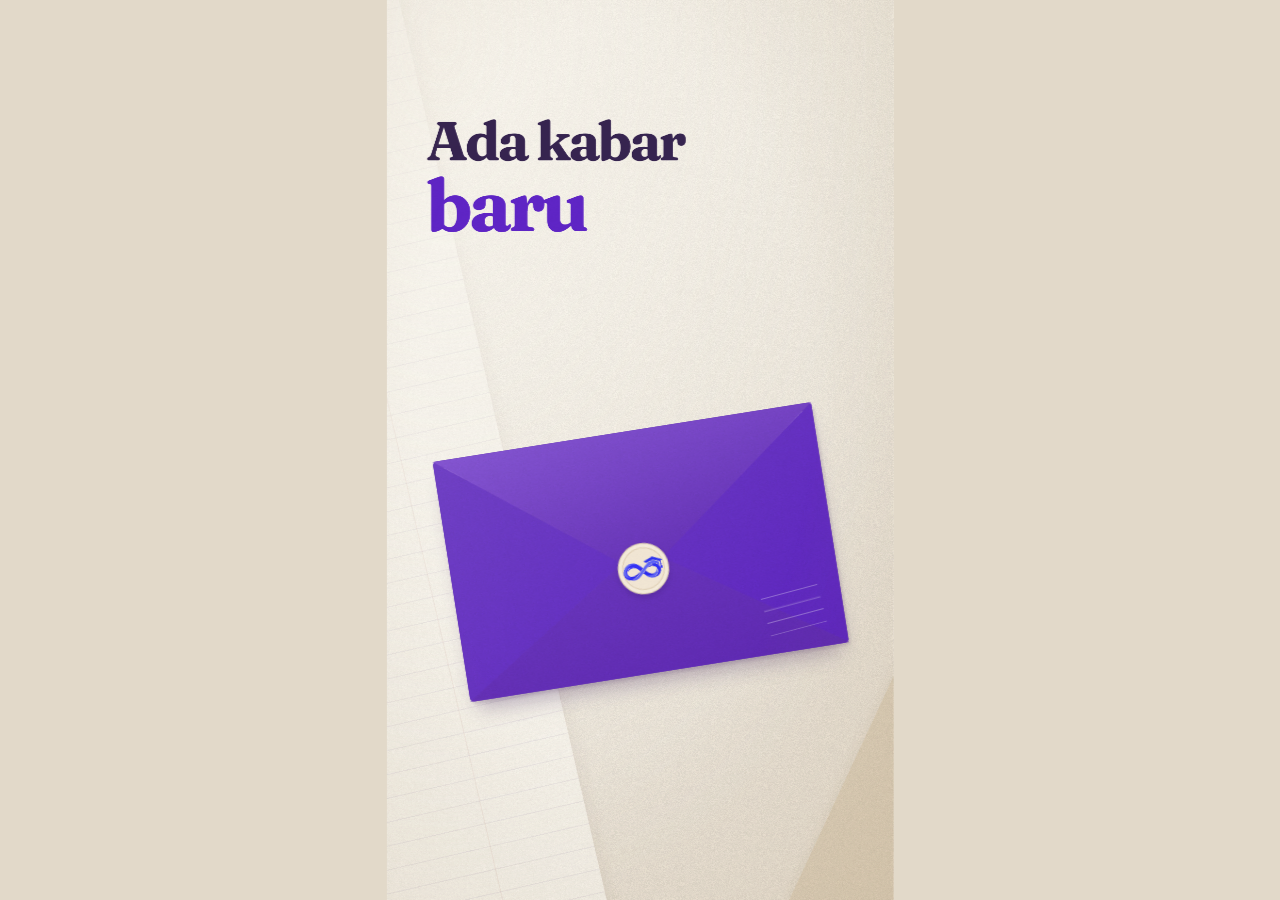
<file: promosi-ocs-edu-segera-hadir-v2/index.html>
<!doctype html>
<html lang="id">
<!-- Bang-motion starter-opener architecture, adapted for a continuous paper tabletop. MIT: https://github.com/bangtutorial/bang-motion -->
<head>
<meta charset="utf-8"><meta name="viewport" content="width=device-width,initial-scale=1">
<title>OCS EDU — Kabar Baru / Paper &amp; Print</title>
<style>
@font-face{font-family:Fraunces;src:url('assets/fraunces-latin.ttf') format('truetype');font-weight:500 700;font-display:block}
@font-face{font-family:Caveat;src:url('assets/caveat-latin.ttf') format('truetype');font-weight:400 700;font-display:block}
@font-face{font-family:Jakarta;src:url('assets/jakarta-latin.woff2') format('woff2');font-weight:200 800;font-display:block}
:root{--paper:#f7f2e8;--purple:#6025c9;--lavender:#e8ddf8;--ink:#292235;--grain:none}
*{box-sizing:border-box}html,body{margin:0;width:100%;height:100%;overflow:hidden;background:#e2d9c9;color:var(--ink);font-family:Jakarta,sans-serif}
#stage{position:absolute;left:50%;top:50%;width:1080px;height:1920px;overflow:hidden;transform:translate(-50%,-50%);background:var(--paper);isolation:isolate}
#world{position:absolute;inset:0;transform-origin:540px 960px;perspective:1800px;will-change:transform}
#desk{position:absolute;inset:-600px;background:radial-gradient(ellipse at 15% 10%,#fffcf5,transparent 58%),linear-gradient(135deg,#eee5d6,#f7f2e8 42%,#ebe1d2)}
.fiber:after{content:"";position:absolute;inset:0;background-image:var(--grain);opacity:.11;mix-blend-mode:multiply;pointer-events:none;border-radius:inherit}
#desk:after{opacity:.16}
#light{position:absolute;inset:-500px;background:radial-gradient(ellipse at 30% 20%,#fffdf7d0,transparent 58%);pointer-events:none}
#margin-paper{position:absolute;left:-330px;top:-260px;width:580px;height:2460px;transform:rotate(-13deg);background:repeating-linear-gradient(0deg,transparent 0 46px,#8f7ba51b 46px 48px),#fdfaf3;box-shadow:9px 8px 30px #58433110}
#margin-paper:before{content:"";position:absolute;left:370px;top:0;bottom:0;border-left:2px solid #b777711c}
#kraft-corner{position:absolute;left:960px;top:1220px;width:700px;height:1000px;background:#d5bb9355;transform:rotate(25deg);box-shadow:-4px 2px 22px #694d2510}
#hook{position:absolute;left:98px;top:265px;margin:0;font:600 113px/1.01 Fraunces,serif;letter-spacing:-5px;color:#372451;z-index:12;opacity:0;will-change:transform}
#hook em{font-style:normal;font-size:151px;letter-spacing:-7px;color:var(--purple)}
#envelope{position:absolute;left:540px;top:1170px;width:790px;height:500px;z-index:5;perspective:1400px;transform-style:preserve-3d;will-change:transform}
.env-back{position:absolute;inset:0;background:linear-gradient(150deg,#6734bd,#4e21a3);border:2px solid #5322a5;border-radius:9px;box-shadow:0 35px 40px -18px #44266155,4px 7px 5px #44266120}
.env-inside{position:absolute;inset:15px 16px 0;background:repeating-linear-gradient(35deg,#e2d2f0 0 3px,#d8c6eb 3px 5px);border-radius:8px;clip-path:polygon(0 0,100% 0,100% 95%,0 95%)}
.env-pocket{position:absolute;inset:0;border-radius:7px;overflow:hidden;background:linear-gradient(145deg,#7544cf,#6025c9);clip-path:polygon(0 0,50% 57%,100% 0,100% 100%,0 100%);z-index:5}
.env-pocket:before{content:"";position:absolute;inset:0;background:linear-gradient(34deg,transparent 49.8%,#c49de636 50%,transparent 50.3%),linear-gradient(-34deg,transparent 49.8%,#28095430 50%,transparent 50.3%)}
.env-fold{position:absolute;inset:0;background:linear-gradient(165deg,#7745ce,#622abb);clip-path:polygon(0 100%,50% 48%,100% 100%);z-index:6}
#flap{position:absolute;left:0;top:0;width:790px;height:300px;transform-origin:50% 0;transform-style:preserve-3d;z-index:7;background:linear-gradient(165deg,#8a59dc,#622bb9);clip-path:polygon(0 0,100% 0,50% 100%);will-change:transform}
#seal{position:absolute;left:342px;top:232px;width:106px;height:106px;border-radius:50%;background:#f5ead8;border:2px solid #dccdb5;box-shadow:0 7px 13px #33155b38,inset 0 0 0 7px #f8efdf,inset 0 0 0 9px #d4bf9c80;z-index:8}
#seal img{position:absolute;width:90px;height:90px;left:6px;top:4px;object-fit:contain}
.postal-mark{position:absolute;right:42px;bottom:42px;width:120px;height:80px;z-index:7;opacity:.38;border-top:2px solid #e8ddf8;border-bottom:2px solid #e8ddf8;transform:rotate(-6deg)}.postal-mark:before,.postal-mark:after{content:"";position:absolute;left:0;right:0;border-top:2px solid #e8ddf8;top:24px}.postal-mark:after{top:50px}
#recipient-note{position:absolute;left:540px;top:1170px;width:530px;height:200px;z-index:9;background:var(--lavender);clip-path:polygon(1% 1%,99% 0,100% 96%,94% 98%,87% 97%,79% 99%,67% 97%,56% 100%,44% 98%,32% 99%,20% 97%,8% 99%,0 96%);filter:drop-shadow(0 10px 5px #4e2f6e22);opacity:0}
#recipient-note p{position:absolute;left:22px;right:22px;top:44px;margin:0;text-align:center;font:600 72px/1.12 Caveat,cursive;color:#4c2b6f;white-space:nowrap}
#note-underline{position:absolute;left:170px;bottom:39px;width:225px;height:12px;border-bottom:3px solid #7c4dbb;border-radius:50%;transform:rotate(-3deg)}
.ephemera{position:absolute;left:540px;top:1170px;z-index:7;opacity:0;background:#fffaf0;box-shadow:4px 9px 16px #66523824;will-change:transform}
#calendar{width:285px;height:325px;padding:34px 28px 26px;border:1px solid #d8c8af;background:#fbf4df}
.calendar-head{height:47px;border-bottom:3px solid #6e45a9;margin-bottom:24px;display:flex;align-items:flex-start;gap:12px}.calendar-head i{display:block;width:22px;height:22px;border-radius:50%;border:2px solid #6e45a9}.calendar-head span{margin-left:auto;font:600 26px Jakarta;color:#6e45a9;letter-spacing:-1px}
.calendar-grid{display:grid;grid-template-columns:repeat(4,1fr);gap:16px}.calendar-grid i{height:34px;border-bottom:2px solid #a59c8f66}.calendar-grid i:nth-child(7){border:3px solid #6025c9;border-radius:50%;transform:rotate(-12deg)}
#book-card{width:290px;height:325px;background:#fdf8ef;border:1px solid #d8c8af;padding:35px 25px}
#book-card svg{width:240px;height:220px;overflow:visible}
.cut-rim{position:absolute;left:20px;right:20px;bottom:24px;border-bottom:2px dashed #aa947754}
#pencil{position:absolute;left:540px;top:1170px;width:62px;height:450px;z-index:6;opacity:0;filter:drop-shadow(5px 10px 4px #68533533)}
#pencil svg{width:100%;height:100%;overflow:visible}
#poster{position:absolute;left:540px;top:950px;width:800px;height:1160px;z-index:8;opacity:0;filter:drop-shadow(2px 20px 17px #765b3d35);will-change:transform}
.sheet{position:absolute;inset:0;background:linear-gradient(105deg,#fffdf5,#fffaf0 48%,#f3eadb);clip-path:polygon(.6% .2%,99.4% 0,100% 8%,99.6% 19%,100% 33%,99.5% 46%,100% 59%,99.6% 75%,100% 89%,99.3% 100%,89% 99.5%,77% 100%,64% 99.4%,52% 100%,39% 99.5%,26% 100%,13% 99.4%,0 100%,.5% 86%,0 72%,.6% 58%,0 43%,.5% 29%,0 14%);overflow:hidden}
.fold-line{position:absolute;top:0;bottom:0;left:50%;width:3px;background:linear-gradient(90deg,#7c664b12,#ffffff88,#7c664b10)}
.sheet:before{content:"";position:absolute;left:0;right:0;top:62%;height:2px;background:#a4885f16;box-shadow:0 2px 1px #fff8}
#brand{position:absolute;left:0;right:0;top:80px;text-align:center;opacity:0}
.brand-icon{position:relative;margin:0 auto 20px;width:210px;height:112px;overflow:hidden}.brand-icon img{position:absolute;left:0;top:-44%;width:100%;height:auto}
.wordmark{font:750 54px/1.2 Jakarta,sans-serif;letter-spacing:-3px;color:#332341}
.tape{position:absolute;top:-27px;width:220px;height:72px;background:repeating-linear-gradient(80deg,#dbc5a226 0 2px,#e7d6b340 2px 5px),#ead9bba8;box-shadow:0 3px 2px #715c3320;clip-path:polygon(2% 0,99% 2%,97% 14%,100% 26%,97% 38%,100% 52%,97% 65%,100% 78%,98% 89%,100% 100%,1% 98%,3% 85%,0 74%,3% 60%,0 47%,3% 34%,0 20%);z-index:3;opacity:0}
#tape-left{left:23px}#tape-right{left:560px}
#stamp-ink{position:absolute;left:70px;top:520px;width:660px;height:302px;border:5px solid var(--purple);border-radius:15px;color:var(--purple);text-align:center;padding:15px 10px;opacity:0;mix-blend-mode:multiply;filter:url(#rough-ink)}
#stamp-ink:before{content:"";position:absolute;inset:10px;border:1.5px solid var(--purple);border-radius:6px;pointer-events:none}
#stamp-ink span{display:block;font:650 113px/1.06 Fraunces,serif;letter-spacing:-4px}
#cta-note{position:absolute;left:127px;top:934px;width:546px;height:122px;background:#f3e7c8;clip-path:polygon(0 3%,99% 0,100% 97%,91% 99%,83% 96%,72% 100%,61% 97%,49% 100%,36% 97%,24% 100%,12% 97%,0 99%);padding:26px 12px;opacity:0}
#cta-text{margin:0;text-align:center;white-space:nowrap;font:600 51px/1.15 Caveat,cursive;color:#49334b;clip-path:inset(0 100% 0 0)}
#stamp-tool{position:absolute;left:540px;top:925px;width:640px;height:420px;z-index:15;opacity:0;filter:drop-shadow(12px 30px 18px #4e352e44);will-change:transform}
#stamp-tool svg{width:100%;height:100%;overflow:visible}
#paper-grain{position:absolute;inset:-40px;background-image:var(--grain);opacity:.075;mix-blend-mode:multiply;pointer-events:none;z-index:30}
#vignette{position:absolute;inset:0;pointer-events:none;z-index:31;background:radial-gradient(ellipse at 45% 43%,transparent 50%,#a68c6020)}
#debug{position:fixed;bottom:12px;left:50%;transform:translateX(-50%);width:min(740px,94vw);display:none;align-items:center;gap:10px;padding:12px;background:#372449ef;border:1px solid #806497;color:white;border-radius:12px;z-index:100;font:13px Jakarta,sans-serif}#debug button{font:inherit;border:0;border-radius:6px;background:#e8ddf8;color:#4c257c;padding:8px 12px;cursor:pointer}#scrub{flex:1;min-width:30px;accent-color:#e8ddf8}#clock{min-width:83px;text-align:right;font-variant-numeric:tabular-nums}
</style></head><body>
<svg width="0" height="0" style="position:absolute" aria-hidden="true"><defs>
 <filter id="rough-ink" x="-5%" y="-10%" width="110%" height="120%"><feTurbulence baseFrequency=".12" numOctaves="2" seed="7" result="grain"/><feDisplacementMap in="SourceGraphic" in2="grain" scale="1.1" xChannelSelector="R" yChannelSelector="G"/></filter>
 <filter id="hook-blur" x="-40%" y="-50%" width="180%" height="200%"><feGaussianBlur id="hook-blur-value" stdDeviation="0 0"/></filter>
</defs></svg>
<main id="stage" aria-label="OCS EDU. Ada kabar baru untuk sekolahmu. Segera hadir. Ikuti kabar terbaru.">
 <div id="world">
  <div id="desk" class="fiber"></div><div id="margin-paper" class="fiber"></div><div id="kraft-corner" class="fiber"></div><div id="light"></div>
  <h1 id="hook">Ada kabar<br><em>baru</em></h1>
  <div id="envelope" aria-hidden="true"><div class="env-back fiber"></div><div class="env-inside"></div><div class="env-pocket fiber"></div><div class="env-fold fiber"></div><div id="flap" class="fiber"></div><div id="seal"><img src="assets/ocs-edu-icon.png" alt=""></div><div class="postal-mark"></div></div>
  <div id="calendar" class="ephemera fiber" aria-hidden="true"><div class="calendar-head"><i></i><i></i><span>Jadwal</span></div><div class="calendar-grid"><i></i><i></i><i></i><i></i><i></i><i></i><i></i><i></i><i></i><i></i><i></i><i></i></div><div class="cut-rim"></div></div>
  <div id="book-card" class="ephemera fiber" aria-hidden="true"><svg viewBox="0 0 240 220"><path d="M35 49Q77 25 122 48V175Q78 149 35 170Z" fill="#e8ddf8" stroke="#6025c9" stroke-width="3"/><path d="M122 48Q168 21 208 44V170Q166 151 122 175Z" fill="#f7f2e8" stroke="#6025c9" stroke-width="3"/><path d="M45 177Q84 162 122 185Q163 163 216 178" fill="none" stroke="#6025c9" stroke-width="4"/><path d="M60 70q28-9 42 0m-42 22q28-9 42 0m-42 22q28-9 42 0m-42 22q28-9 42 0m38-65q25-10 46-7m-46 29q25-10 46-7m-46 29q25-10 46-7m-46 29q25-10 46-7" fill="none" stroke="#9678b0" stroke-width="2"/><path d="M157 36v51l14-10 14 7V32" fill="#c6acdc" stroke="#6025c9" stroke-width="2"/></svg><div class="cut-rim"></div></div>
  <div id="pencil" aria-hidden="true"><svg viewBox="0 0 62 450"><path d="M9 57h44v320L31 441 9 377Z" fill="#b69bdf" stroke="#68458f" stroke-width="2"/><path d="M23 60h15v318H23Z" fill="#decff1"/><path d="M9 377h44l-22 64Z" fill="#d6bc92"/><path d="M23 418h16l-8 23Z" fill="#382b42"/><rect x="9" y="28" width="44" height="42" rx="3" fill="#b5a8ba"/><path d="M9 30V13Q9 2 22 2h18q13 0 13 11v17Z" fill="#e2bdba"/><path d="M12 40h38m-38 10h38m-38 10h38" stroke="#f3ecea" stroke-width="2"/></svg></div>
  <div id="poster">
   <div class="sheet fiber"><div class="fold-line"></div>
    <div id="brand"><div class="brand-icon"><img src="assets/ocs-edu-icon.png" alt="Logo OCS EDU"></div><div class="wordmark">OCS EDU</div></div>
    <div id="stamp-ink"><span>Segera</span><span>hadir</span></div>
    <div id="cta-note" class="fiber"><p id="cta-text">Ikuti kabar terbaru</p></div>
   </div>
   <div class="tape fiber" id="tape-left"></div><div class="tape fiber" id="tape-right"></div>
  </div>
  <div id="recipient-note" class="fiber"><p>Untuk sekolahmu</p><div id="note-underline"></div></div>
  <div id="stamp-tool" aria-hidden="true"><svg viewBox="0 0 640 420"><defs><linearGradient id="handle" x2="1" y2=".5"><stop stop-color="#2d163f"/><stop offset=".4" stop-color="#713cab"/><stop offset=".65" stop-color="#422060"/><stop offset="1" stop-color="#291437"/></linearGradient><linearGradient id="wood" x2="0" y2="1"><stop stop-color="#c79d72"/><stop offset="1" stop-color="#a7754e"/></linearGradient></defs><path d="M261 73h118l-17 118 58 52H219l59-52Z" fill="url(#handle)" stroke="#3c244f" stroke-width="3"/><ellipse cx="320" cy="66" rx="96" ry="62" fill="url(#handle)"/><path d="M267 29q27-19 57-15" stroke="#c0a1d2" stroke-width="8" fill="none" opacity=".4" stroke-linecap="round"/><rect x="12" y="242" width="616" height="154" rx="26" fill="#37253f"/><rect x="12" y="210" width="616" height="154" rx="26" fill="url(#wood)" stroke="#8f684a" stroke-width="3"/><path d="M37 252q158 13 300-3t267 6M34 271q186 15 346 0t222 8M39 308q125-11 278 3t287-3" fill="none" stroke="#805d4040" stroke-width="3"/><rect x="62" y="230" width="516" height="110" rx="12" fill="#f4e9d7" stroke="#dbcaaf" stroke-width="2"/><text x="320" y="300" text-anchor="middle" font-family="Fraunces,serif" font-size="58" fill="#6025c9">Segera hadir</text></svg></div>
 </div>
 <div id="paper-grain"></div><div id="vignette"></div>
</main>
<audio id="music" src="assets/paper-print-music.wav" preload="auto"></audio>
<div id="debug"><button id="play" type="button">Putar / jeda</button><button id="restart" type="button">Ulang</button><input id="scrub" type="range" min="0" max="18" step="0.01" value="0" aria-label="Posisi waktu"><span id="clock">0.00 / 18</span></div>
<script src="assets/gsap.min.js"></script>
<script>
(()=>{'use strict';
const W=1080,H=1920,DURATION=18,$=id=>document.getElementById(id),music=$('music'),params=new URLSearchParams(location.search);
const clamp=v=>Math.max(0,Math.min(1,v)),p=(t,a,b)=>clamp((t-a)/(b-a)),ease=v=>v*v*(3-2*v),out=v=>1-(1-v)**3,mix=(a,b,v)=>a+(b-a)*v;
const els={};function el(id){return els[id]||(els[id]=$(id))}
function pose(id,{x=0,y=0,s=1,r=0,rx=0,ry=0,o=1,center=false}={}){const n=el(id);n.style.transform=`${center?'translate(-50%,-50%) ':''}translate3d(${x.toFixed(3)}px,${y.toFixed(3)}px,0) rotate(${r.toFixed(3)}deg) rotateX(${rx.toFixed(3)}deg) rotateY(${ry.toFixed(3)}deg) scale(${s.toFixed(5)})`;n.style.opacity=o.toFixed(5);n.style.visibility=o>.0001?'visible':'hidden'}
// Generated paper grain is code-native and seeded once; all movement comes from t.
const tile=document.createElement('canvas');tile.width=tile.height=256;const ctx=tile.getContext('2d'),pixels=ctx.createImageData(256,256);let seed=231021;for(let i=0;i<256*256;i++){seed=(Math.imul(seed,1664525)+1013904223)>>>0;const n=128+(seed>>>25);pixels.data[i*4]=n;pixels.data[i*4+1]=n-5;pixels.data[i*4+2]=n-13;pixels.data[i*4+3]=255}ctx.putImageData(pixels,0,0);document.documentElement.style.setProperty('--grain',`url(${tile.toDataURL()})`);
function render(t){
 const loop=ease(p(t,17,18)),cycle=t/18*Math.PI*2,open=ease(p(t,3.05,3.8)),assemble=ease(p(t,7.6,9.2)),pullback=ease(p(t,12.5,14.4));
 const hit=t>=11.55&&t<12.05?Math.sin((t-11.55)*53)*Math.exp(-(t-11.55)*13):0;
 const zoom=mix(mix(1.035,1.08,ease(p(t,1,2.6))),.96,ease(p(t,3,4.5)));const zoom2=mix(mix(zoom,1.025,assemble),.94,pullback);
 pose('world',{x:mix(0,6*Math.sin(cycle),1-loop),y:mix(0,20,pullback)*(1-loop)+hit*9,s:mix(zoom2,1.035,loop)+hit*.006,r:hit*.12});
 pose('light',{x:25*Math.sin(cycle),y:20*Math.cos(cycle),o:.8});
 const intro=out(p(t,.08,.85)),hookOut=ease(p(t,2.85,3.5));pose('hook',{y:50*(1-intro)-55*hookOut,o:intro*(1-hookOut)});$('hook-blur-value').setAttribute('stdDeviation',`0 ${(Math.max(1-intro,hookOut)*9).toFixed(3)}`);$('hook').style.filter=intro>.999&&hookOut<.001?'none':'url(#hook-blur)';
 const arrival=out(p(t,0,.85)),envAway=ease(p(t,7.65,9.2));let envX=mix(-1100,0,arrival),envY=mix(60,0,arrival),envR=mix(-27,-9,arrival),envS=1;
 envY=mix(envY,1000,envAway);envR=mix(envR,12,envAway);envS=mix(1,.84,envAway);
 envX=mix(envX,-1100,loop);envY=mix(envY,60,loop);envR=mix(envR,-27,loop);envS=mix(envS,1,loop);
 pose('envelope',{center:true,x:envX,y:envY,s:envS,r:envR,o:1});
 const flapAngle=-168*open*(1-loop);$('flap').style.transform=`rotateX(${flapAngle.toFixed(3)}deg)`;$('flap').style.zIndex=open*(1-loop)>.5?'0':'7';
 const sealOut=ease(p(t,2.9,3.3))*(1-loop);pose('seal',{y:-65*sealOut,r:-24*sealOut,s:1+.12*sealOut,o:1-sealOut});
 // Stationery lifts out of the envelope and lands around a single announcement sheet.
 const props=[['calendar',4.05,6.2,-238,-285,-18,355,180,.60,11],['book-card',4.6,6.45,235,-255,17,-350,200,.62,-12],['pencil',5.25,6.8,340,-100,28,-385,260,.80,-28]];
 for(const [id,a,b,fx,fy,fr,lx,ly,ls,lr] of props){const fly=out(p(t,a,b));let x=mix(0,fx,fly),y=mix(35,fy,fly)-Math.sin(Math.PI*fly)*120,r=mix(-8,fr,fly),s=mix(.35,1,fly);x=mix(x,lx,assemble);y=mix(y,ly,assemble);r=mix(r,lr,assemble);s=mix(s,ls,assemble);x=mix(x,0,loop);y=mix(y,25,loop);s=mix(s,.2,loop);pose(id,{center:true,x,y,s,r,rx:mix(15,0,fly),o:out(p(t,a,a+.25))*(1-loop)})}
 const noteFly=out(p(t,3.85,5.2));let nx=mix(-120,0,noteFly),ny=mix(20,-480,noteFly)-Math.sin(Math.PI*noteFly)*55,nr=mix(-15,-7,noteFly),ns=mix(.5,1,noteFly);nx=mix(nx,0,assemble);ny=mix(ny,-383,assemble);nr=mix(nr,-4,assemble);ns=mix(ns,.9,assemble);pose('recipient-note',{center:true,x:mix(nx,0,loop),y:mix(ny,20,loop),s:mix(ns,.2,loop),r:nr,rx:12*(1-noteFly),o:out(p(t,3.85,4.1))*(1-loop)});
 const sheetIn=out(p(t,7.65,9.05));pose('poster',{center:true,x:mix(-80,0,sheetIn),y:mix(440,0,sheetIn)+loop*380,s:mix(mix(.37,1,sheetIn),.12,loop),r:mix(10,-2,sheetIn)+loop*16,rx:mix(35,0,sheetIn)+loop*67,o:out(p(t,7.65,7.9))*(1-loop)});
 const brandIn=out(p(t,8.25,9.15));pose('brand',{y:25*(1-brandIn),o:brandIn});
 for(const [id,a,r] of [['tape-left',8.95,-23],['tape-right',9.4,24]]){const k=out(p(t,a,a+.4));pose(id,{y:-110*(1-k),s:mix(1.25,1,k),r:r+10*(1-k),o:k})}
 const approach=ease(p(t,10.65,11.55)),lift=ease(p(t,11.78,12.6));pose('stamp-tool',{center:true,x:mix(950,0,approach)+lift*1050,y:mix(-650,0,approach)-lift*520,s:mix(1.35,1,approach)+lift*.18,r:mix(25,-7,approach)+lift*26,o:out(p(t,10.65,10.9))*(1-lift)});
 const ink=out(p(t,11.55,11.67)),inkBounce=t>=11.55&&t<12.1?Math.sin((t-11.55)*28)*Math.exp(-(t-11.55)*12)*.018:0;pose('stamp-ink',{s:1+inkBounce,r:-5,o:ink});
 const cta=out(p(t,14.6,15.2));pose('cta-note',{x:42*(1-cta),y:85*(1-cta),r:mix(8,-3,cta),o:cta});$('cta-text').style.clipPath=`inset(0 ${(100*(1-ease(p(t,14.95,16.1)))).toFixed(3)}% 0 0)`;
 $('paper-grain').style.transform=`translate(${(Math.sin(cycle)*6).toFixed(3)}px,${(Math.cos(cycle)*6).toFixed(3)}px)`;
 $('scrub').value=t.toFixed(2);$('clock').textContent=`${t.toFixed(2)} / 18`;
}
const clockState={time:0},intent={playing:false};let pendingPlay=null;
const tl=gsap.timeline({paused:true,onUpdate:()=>{if(intent.playing&&!music.paused&&Math.abs(clockState.time-music.currentTime)>.04)tl.time(Math.min(DURATION,music.currentTime),true);render(clockState.time)},onComplete:()=>{if(intent.playing){music.currentTime=0;tl.play(0);music.play().catch(pause)}}});tl.to(clockState,{time:DURATION,duration:DURATION,ease:'none'});
function pause(){intent.playing=false;tl.pause();music.pause()}
function seek(time){pause();const t=Math.max(0,Math.min(DURATION,Number(time)||0));tl.time(t,false);render(t);if(Number.isFinite(music.duration))music.currentTime=Math.min(t,music.duration)}
async function play(){if(pendingPlay)return pendingPlay;pendingPlay=(async()=>{if(clockState.time>=DURATION-.01){tl.time(0);music.currentTime=0}intent.playing=true;music.currentTime=clockState.time;try{await music.play();if(intent.playing)tl.play();else music.pause();return intent.playing}catch{pause();return false}})();try{return await pendingPlay}finally{pendingPlay=null}}
async function restart(){seek(0);return play()}
function fit(){$('stage').style.transform=`translate(-50%,-50%) scale(${Math.min(innerWidth/W,innerHeight/H)})`}addEventListener('resize',fit);fit();
$('stage').addEventListener('click',()=>intent.playing?pause():play());$('play').addEventListener('click',()=>intent.playing?pause():play());$('restart').addEventListener('click',restart);$('scrub').addEventListener('input',e=>seek(e.target.value));
document.addEventListener('keydown',e=>{if(e.target instanceof HTMLInputElement)return;if(e.code==='Space'){e.preventDefault();intent.playing?pause():play()}if(e.code==='KeyR')restart()});if(params.has('debug'))$('debug').style.display='flex';
window.OPENER={W,H,DURATION,tl,seek,play,pause,restart,ready:false};render(0);
const audioReady=new Promise((resolve,reject)=>{if(music.readyState>=1){resolve();return}music.addEventListener('loadedmetadata',resolve,{once:true});music.addEventListener('error',()=>reject(Error('Audio tidak dapat dimuat')),{once:true})});
Promise.all([document.fonts.ready,...[...document.images].map(i=>i.decode()),audioReady]).then(()=>{render(0);window.OPENER.ready=true;if(!params.has('clean')&&!params.has('debug'))play()}).catch(e=>{window.OPENER.error=e.message;console.error(e)});
})();
</script></body></html>
</file>
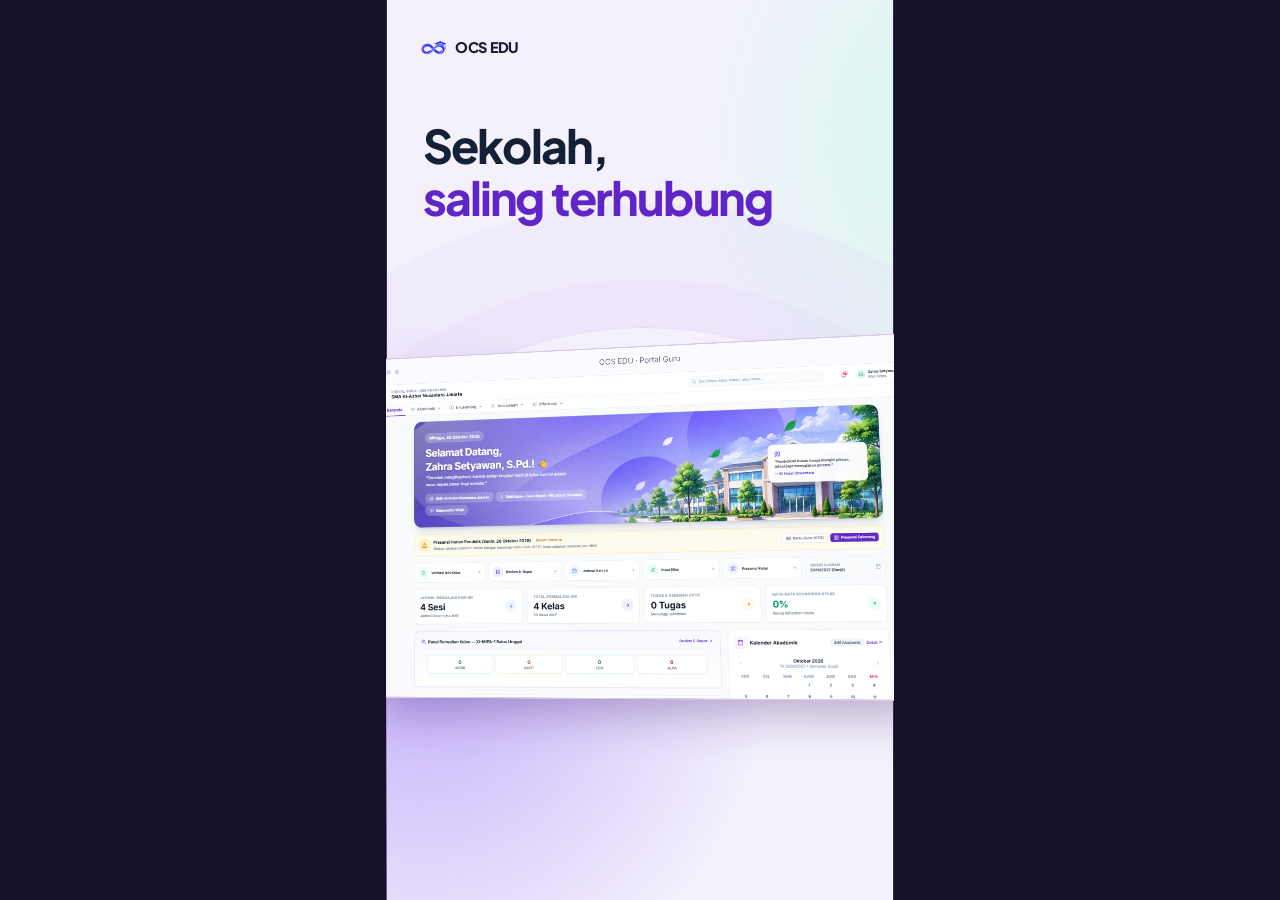
<file: promosi-ocs-edu-v2/index.html>
<!doctype html>
<html lang="id">
<!-- Made with Bang Motion by Bang Tutorial — https://github.com/bangtutorial/bang-motion — MIT.
Adapted starter-opener architecture: fixed stage, continuous world, deterministic timeline,
gesture-gated audio and hidden review controls. UI references captured locally, 21 Oct 2026. -->
<head>
<meta charset="utf-8"><meta name="viewport" content="width=device-width,initial-scale=1">
<title>OCS EDU — Terhubung untuk tumbuh · V2</title>
<style>
@font-face{font-family:Jakarta;src:url(assets/jakarta-latin.woff2) format('woff2');font-weight:200 800;font-display:block}
@font-face{font-family:Inter;src:url(assets/inter-latin.woff2) format('woff2');font-weight:100 900;font-display:block}
*{box-sizing:border-box}html,body{margin:0;width:100%;height:100%;overflow:hidden;background:#17102b;color:#142035;font-family:Inter,sans-serif}
#stage{position:absolute;left:50%;top:50%;width:1080px;height:1920px;overflow:hidden;background:#f4f1fc;isolation:isolate}
#world{position:absolute;inset:0;perspective:1600px;transform-style:preserve-3d}
.wash{position:absolute;width:1500px;height:1500px;border-radius:50%;filter:blur(90px);opacity:.55;pointer-events:none}
#wash-a{left:-700px;top:550px;background:radial-gradient(circle,#c6b2fa,transparent 67%)}
#wash-b{left:400px;top:-500px;background:radial-gradient(circle,#d0f9eb,transparent 65%)}
#violet{position:absolute;inset:0;background:radial-gradient(ellipse at 85% 90%,#9769ed,transparent 65%),linear-gradient(150deg,#271255,#6025c9 65%,#8144de);opacity:0}
#orbit{position:absolute;left:-270px;top:650px;width:1620px;height:1620px;border:2px solid #9877d82a;border-radius:50%;box-shadow:0 0 0 100px #9877d80b,0 0 0 260px #9877d80b;pointer-events:none}
#brand-mini{position:absolute;left:72px;top:72px;display:flex;align-items:center;gap:17px;font-family:Jakarta,sans-serif;font-size:31px;font-weight:800;letter-spacing:-1px;z-index:12}
#brand-mini img{width:57px;height:57px;object-fit:contain}
.headline{position:absolute;left:76px;right:76px;top:205px;margin:0;font-family:Jakarta,sans-serif;font-size:88px;line-height:1.12;font-weight:750;letter-spacing:-4px;word-spacing:3px;opacity:0;z-index:9;transform-origin:left top}
.headline em{font-style:normal;color:#6025c9}.headline.center{text-align:center}
#h-open{font-size:99px;top:255px}#h-teacher{top:205px}#h-learn{top:190px}#h-progress{top:220px;color:white}#h-parent{font-size:83px;top:190px}#h-together{top:230px;text-align:center;font-size:90px}
.desktop{position:absolute;width:1380px;height:auto;left:-150px;top:700px;border-radius:29px;background:#fff;border:3px solid #d7cce8;box-shadow:0 65px 100px -35px #3c1a7055;overflow:hidden;transform-origin:center center}
.chrome-bar{height:66px;display:flex;align-items:center;gap:10px;padding:0 25px;background:#fbfaff;border-bottom:1px solid #eee8f8}.chrome-bar i{width:12px;height:12px;background:#dacfe9;border-radius:50%}.chrome-bar span{font-size:19px;color:#797088;margin:auto;transform:translateX(-25px)}
.desktop>img{display:block;width:100%;height:auto}
#device{position:absolute;left:210px;top:430px;width:660px;height:1407px;border:3px solid #cec6e0;border-radius:50px;padding:10px;background:linear-gradient(130deg,#fff,#e0dbea 55%,#fff);box-shadow:0 54px 100px -35px #35205066;transform-origin:50% 0;z-index:3}
#screen{position:relative;width:634px;height:1381px;border-radius:37px;overflow:hidden;background:#f8fafc}
#page-content,.echo-content{position:absolute;left:0;right:0;top:0;height:1255px;overflow:hidden;background:#f8fafc}
.pane{position:absolute;inset:0;overflow:hidden;will-change:transform}.pane>img{display:block;width:634px;height:auto}
.mobile-nav{position:absolute;left:0;right:0;bottom:0;height:126px;display:grid;grid-template-columns:repeat(4,minmax(0,1fr));align-items:start;padding:12px 8px 18px;background:#fff;border-top:1.5px solid #e2e8f0;z-index:10;box-shadow:none;filter:none}
.mobile-nav[data-role="parent"]{grid-template-columns:repeat(3,minmax(0,1fr))}
.mobile-nav-item{display:flex;flex-direction:column;align-items:center;gap:5px;color:#64748b;font:500 20px/1.2 Inter,sans-serif;white-space:nowrap}
.mobile-nav-icon{position:relative;display:flex;align-items:center;justify-content:center;width:52px;height:52px;border-radius:50%;color:#94a3b8}
.mobile-nav-icon svg{width:33px;height:33px;fill:none;stroke:currentColor;stroke-width:1.75;stroke-linecap:round;stroke-linejoin:round}
.mobile-nav-item.active{color:#6025c9;font-weight:650}.mobile-nav-item.active .mobile-nav-icon{background:#faf5ff;color:#6025c9}
.mobile-nav-dot{position:absolute;right:5px;top:4px;width:9px;height:9px;border-radius:50%;background:#6025c9;border:1.5px solid #fff}
.course-card-overlay{position:absolute;left:22px;right:22px;top:906px;bottom:0;background:#ffffff;border:1.5px solid #ece8f6;border-radius:24px;padding:18px 20px;box-shadow:0 8px 24px -6px rgba(45,20,80,.08);font-family:Inter,sans-serif;z-index:2;display:flex;flex-direction:column}
.c-head{display:flex;justify-content:space-between;align-items:center;margin-bottom:6px}
.c-chap{font-size:14px;font-weight:750;color:#6025c9;letter-spacing:1px}
.c-badge{font-size:13px;font-weight:650;color:#00875a;background:#e3fcef;padding:3px 10px;border-radius:20px}
.c-title{font-size:20px;font-weight:750;color:#0f172a;margin-bottom:12px;letter-spacing:-.4px;line-height:1.2}
.c-list{display:flex;flex-direction:column;gap:8px;flex:1;justify-content:space-between}
.c-item{display:flex;align-items:center;gap:12px;padding:9px 12px;border-radius:12px;background:#f8fafc;border:1px solid #f1f5f9}
.c-item.active{background:#faf8ff;border-color:#e4daf7}
.c-icon{width:32px;height:32px;border-radius:9px;background:#eeebf8;color:#6025c9;display:flex;align-items:center;justify-content:center;font-size:14px;flex-shrink:0}
.c-item.done .c-icon{background:#e6fcf3;color:#00a775}
.c-info{flex:1;min-width:0}
.c-info strong{display:block;font-size:15px;font-weight:650;color:#1e293b;white-space:nowrap;overflow:hidden;text-overflow:ellipsis}
.c-info small{display:block;font-size:12px;color:#64748b;margin-top:1px}
.c-tag{font-size:12px;font-weight:650;color:#00875a;background:#e3fcef;padding:3px 9px;border-radius:10px;flex-shrink:0}
.c-tag.active{color:#6025c9;background:#f3eefc}
#shade{position:absolute;inset:0;background:#25153d;opacity:0;pointer-events:none;z-index:8}
.lift{position:absolute;left:118px;width:844px;border-radius:40px;background:white;box-shadow:0 50px 110px -38px #29144d66;font-family:Inter,sans-serif;z-index:5;opacity:0;transform-origin:0 0}
#teacher-card{top:700px;padding:42px;border:3px solid #a7f3d0;background:#fafffd}
.row{display:flex;align-items:center;gap:24px}.subject{font-size:36px;font-weight:750;margin:0 0 9px;letter-spacing:-1px}.secondary{font-size:27px;color:#64748b;line-height:1.45}
.square{width:92px;height:92px;border-radius:26px;display:flex;align-items:center;justify-content:center;background:#155dfc;color:white;flex-shrink:0}
.square svg{width:51px;height:51px;fill:none;stroke:currentColor;stroke-width:1.8;stroke-linecap:round;stroke-linejoin:round}
.lesson{background:#009d71;color:#fff;border-radius:23px;width:96px;min-width:96px;text-align:center;padding:13px 0;font-size:20px;font-weight:700}.lesson b{display:block;font-size:43px;line-height:1.1}
.pill{display:inline-flex;align-items:center;gap:10px;border-radius:30px;padding:12px 22px;font-size:25px;line-height:1.15;background:#ecfdf5;color:#007e5c;font-weight:650;margin-top:32px}.pill .dot{width:13px;height:13px;border-radius:50%;background:#10b981}.pill.pending{margin-top:13px;color:#be6a27;background:#fffbeb;font-size:23px}
.rule{height:2px;background:#edf2f7;margin:30px 0}
.tag{border:2px solid #e8edf3;background:#f8fafc;color:#65748b;border-radius:28px;padding:12px 20px;display:table;font-size:26px;margin:12px 0}.tag svg{width:26px;height:26px;vertical-align:-4px;fill:none;stroke:#94a3b8;stroke-width:1.8;margin-right:10px}
.ui-button{display:inline-flex;align-items:center;justify-content:center;gap:12px;padding:17px 25px;border-radius:20px;background:#6025c9;color:white;font-size:27px;font-weight:650;border:0;font-family:Inter,sans-serif;box-shadow:0 3px 4px #0f172a0c}
#teacher-card .ui-button{background:#009d71;margin-top:13px}.check{width:29px;height:29px;border:2px solid currentColor;border-radius:50%;display:inline-flex;align-items:center;justify-content:center;font-size:21px}
#learning-card{top:685px;padding:43px;border:2px solid #dfe5ee}
.subject-pill{background:#eff6ff;padding:11px 20px;border-radius:25px;font-size:26px}.percent{margin-left:auto;color:#6025c9;font-size:28px;font-weight:650;font-variant-numeric:tabular-nums}
#learning-card .subject{font-size:35px;line-height:1.35;margin:24px 0 19px}
.progress-track{height:15px;background:#e2e8f0;border-radius:20px;overflow:hidden;margin:34px 0}.progress-fill{height:100%;width:75%;background:#6025c9;transform-origin:left;border-radius:20px}
.learning-bottom{display:flex;align-items:center;justify-content:space-between;gap:12px;font-size:25px;color:#94a3b8;font-weight:650}
#progress-card{top:835px;padding:42px;border:2px solid #e2e8f0}
#progress-card .subject{font-size:34px}#progress-card .percent{color:#00a775;font-size:37px}#progress-card .progress-fill{background:#00bc86}#progress-card .secondary{display:flex;justify-content:space-between}
#parent-card{top:720px;padding:44px;border:2px solid #e2e8f0}
.avatar{width:71px;height:71px;background:#d1fae5;border:2px solid #a7f3d0;border-radius:50%;color:#00664e;display:flex;align-items:center;justify-content:center;font-size:25px;font-weight:700}
.name{font-size:30px;font-weight:700}.big-score{font-size:115px;font-weight:700;letter-spacing:-6px;line-height:1.1;color:#17203a;font-variant-numeric:tabular-nums}.grade{background:#ecfdf5;border:2px solid #a7f3d0;border-radius:24px;padding:20px 28px;color:#00865f;margin-left:auto;font-size:28px;font-weight:700}
.native-score{background:linear-gradient(130deg,#faf5ff,#f5f3ff);border:2px solid #ede9fe;padding:28px;border-radius:30px;margin-top:28px}.native-score .big-score{color:#311565}.score-caption{font-size:24px;font-weight:650;color:#4c2688;letter-spacing:1px;margin:0 0 16px}.score-list{display:grid;gap:14px;margin-top:24px}.score-item{display:grid;grid-template-columns:1fr 55px;gap:20px;align-items:center;font-size:26px;background:#f8fafc;border:2px solid #e2e8f0;border-radius:26px;padding:20px 24px}.score-item b{text-align:right;color:#6025c9}.score-line{display:none}
#touch{position:absolute;width:78px;height:78px;border:4px solid #6025c9;border-radius:50%;background:#c4b5fd36;box-shadow:0 0 0 14px #a78bfa22;z-index:10;opacity:0;pointer-events:none}
.echo{position:absolute;left:210px;top:430px;width:660px;height:1407px;padding:10px;border:3px solid #d9d0e7;border-radius:50px;background:white;box-shadow:0 45px 100px -50px #32145788;overflow:hidden;opacity:0;transform-origin:50% 0;z-index:2}.echo-screen{position:relative;width:634px;height:1381px;border-radius:37px;overflow:hidden;background:#f8fafc}.echo img{display:block;width:634px;height:auto}
#end-lockup{position:absolute;left:90px;right:90px;top:680px;text-align:center;z-index:10;opacity:0}
#end-lockup img{width:230px;height:230px;object-fit:contain;margin-bottom:36px;padding:30px;background:white;border-radius:54px;filter:drop-shadow(0 12px 18px #12072c22)}
#end-lockup h1{font-family:Jakarta,sans-serif;font-size:115px;font-weight:800;letter-spacing:-6px;line-height:1.1;margin:0;color:#fff}
#end-lockup p{font-family:Jakarta,sans-serif;font-size:46px;line-height:1.35;letter-spacing:-1.5px;color:#e9ddff;margin:34px 0 0}
#end-line{width:100px;height:5px;border-radius:3px;background:#baf5e0;margin:45px auto 0}
#debug{display:none;position:fixed;bottom:12px;left:50%;transform:translateX(-50%);background:#130b25e8;color:white;padding:12px;border-radius:12px;z-index:50;align-items:center;gap:9px;font:13px Inter,sans-serif;width:min(95vw,700px)}#debug button{border:0;border-radius:7px;padding:8px;background:#eee6ff;color:#291351;cursor:pointer}#debug input{flex:1;min-width:60px;accent-color:#a78bfa}#debug time{min-width:66px}
</style>
</head>
<body>
<main id="stage" aria-label="Video promo OCS EDU. Spasi untuk jeda atau putar, R untuk mengulang.">
 <div id="wash-a" class="wash"></div><div id="wash-b" class="wash"></div><div id="violet"></div><div id="orbit"></div>
 <div id="brand-mini"><img src="assets/ocs-edu-icon.png" alt="">OCS EDU</div>
 <div id="world">
  <div class="desktop" id="desktop"><div class="chrome-bar"><i></i><i></i><i></i><span>OCS EDU · Portal Guru</span></div><img src="assets/guru-dashboard-1440.png" alt="Tampilan asli portal guru OCS EDU"></div>
  <div class="echo" id="echo-teacher"><div class="echo-screen"><div class="echo-content"><img src="assets/guru-dashboard-430.png" alt="Portal guru"></div><div class="mobile-nav" id="nav-echo-teacher" aria-label="Navigasi portal guru"></div></div></div>
  <div class="echo" id="echo-student"><div class="echo-screen"><div class="echo-content"><img src="assets/siswa-lms-430.png" alt="Ruang belajar siswa"></div><div class="mobile-nav" id="nav-echo-student" aria-label="Navigasi portal siswa"></div></div></div>
  <div id="device"><div id="screen">
   <div id="page-content">
   <div id="pane-teacher" class="pane"><img src="assets/guru-dashboard-430.png" alt="Beranda guru"></div>
   <div id="pane-schedule" class="pane"><img src="assets/guru-mengajar-430.png" alt="Jadwal mengajar guru"></div>
   <div id="pane-student" class="pane"><img src="assets/siswa-lms-430.png" alt="Materi LMS siswa"></div>
   <div id="pane-course" class="pane"><img src="assets/siswa-materi-430.png" alt="Detail ruang belajar Matematika Wajib"><div class="course-card-overlay"><div class="c-head"><span class="c-chap">BAB 1</span><span class="c-badge">✓ 3/4 Selesai</span></div><div class="c-title">Persamaan &amp; Pertidaksamaan Nilai Mutlak</div><div class="c-list"><div class="c-item done"><span class="c-icon">▶</span><div class="c-info"><strong>01. Konsep Dasar Nilai Mutlak</strong><small>Video materi pembelajaran · 12 menit</small></div><span class="c-tag">Selesai</span></div><div class="c-item done"><span class="c-icon">📄</span><div class="c-info"><strong>02. Persamaan Linear Nilai Mutlak</strong><small>Modul bacaan &amp; rangkuman rumus</small></div><span class="c-tag">Selesai</span></div><div class="c-item done"><span class="c-icon">📊</span><div class="c-info"><strong>03. Sifat &amp; Grafik Nilai Mutlak</strong><small>Simulasi grafik interaktif</small></div><span class="c-tag">Selesai</span></div><div class="c-item active"><span class="c-icon">📝</span><div class="c-info"><strong>04. Latihan Soal &amp; Kuis Bab 1</strong><small>15 Soal interaktif · Tenggat 23 Okt</small></div><span class="c-tag active">Dalam Proses</span></div></div></div></div>
   <div id="pane-parent" class="pane"><img src="assets/ortu-dashboard-430.png" alt="Portal orang tua"></div>
   <div id="pane-report" class="pane"><img src="assets/ortu-rapor-430.png" alt="Capaian akademik dan e-rapor"></div>
   <div id="shade"></div>
   </div>
   <div class="mobile-nav" id="nav-main" aria-label="Navigasi portal"></div>
  </div></div>
  <div class="lift" id="teacher-card">
   <div class="row teacher-piece"><div class="lesson">JAM KE<b>2</b></div><div class="square"><svg viewBox="0 0 32 32"><rect x="7" y="3" width="18" height="26" rx="3"/><path d="M11 9h10M11 15h2m6 0h2m-10 5h2m6 0h2m-10 5h2m6 0h2"/></svg></div><div><h2 class="subject">Matematika Wajib</h2><div class="secondary">XI-MIPA-1 Sains Unggul</div></div></div>
   <div class="teacher-piece"><div class="pill"><span class="dot"></span>Sedang Berlangsung</div><br><div class="pill pending">● Presensi Belum Diinput</div></div>
   <div class="rule"></div>
   <div class="teacher-piece"><div class="tag">XI-MIPA-1 Sains Unggul (30 Siswa)</div><div class="tag">Ruang Kelas SMA 4</div><div class="tag">08:15 – 09:00 WIB</div></div>
   <div class="teacher-piece"><span class="ui-button"><span class="check">✓</span>Presensi Kelas</span></div>
  </div>
  <div class="lift" id="learning-card">
   <div class="row"><span class="subject-pill">Matematika Wajib</span><span class="percent"><span id="lms-percent">75</span>% Selesai</span></div>
   <h2 class="subject">Matematika Wajib – X-MIPA-2 AI &amp; Komputasi</h2>
   <div class="secondary">Kayla Syahputra, S.Pd.</div>
   <div class="progress-track"><div id="lms-fill" class="progress-fill"></div></div>
   <div class="learning-bottom"><span>4 Modul Pembelajaran</span><span class="ui-button" id="learn-button">Lanjutkan Belajar</span></div>
  </div>
  <div class="lift" id="progress-card">
   <div class="row"><span class="check" style="color:#00a775">✓</span><h2 class="subject" style="margin:0">Progress Belajar</h2><span class="percent">75%</span></div>
   <div class="progress-track"><div id="course-fill" class="progress-fill"></div></div>
   <div class="secondary"><span>3 materi/tugas selesai</span><strong>Dalam Proses</strong></div>
  </div>
  <div class="lift" id="parent-card">
   <div class="row"><div class="avatar">MP</div><div><div class="name">Muhammad Pratama</div><div class="secondary">X-MIPA-2 AI &amp; Komputasi</div></div></div>
   <div class="native-score"><div class="score-caption">RATA-RATA NILAI AKHIR RAPOR</div>
   <div class="row"><span class="big-score">79.8</span><span class="grade">B (Baik)</span></div></div>
   <div class="rule"></div><div class="secondary" style="font-weight:700">Mata pelajaran unggulan</div>
   <div class="score-list">
    <div class="score-item">Pendidikan Agama Islam<b>85</b><div class="score-line"><i style="width:85%"></i></div></div>
    <div class="score-item">Kimia Analitik<b>84</b><div class="score-line"><i style="width:84%"></i></div></div>
    <div class="score-item">Ekonomi &amp; Keuangan<b>83</b><div class="score-line"><i style="width:83%"></i></div></div>
   </div>
  </div>
 </div>
 <h2 class="headline" id="h-open">Sekolah,<br><em>saling terhubung</em></h2>
 <h2 class="headline" id="h-teacher">Mengajar<br><em>lebih terarah</em></h2>
 <h2 class="headline" id="h-learn">Ruang belajar,<br><em>selalu dekat</em></h2>
 <h2 class="headline center" id="h-progress">Belajar<br>terus berjalan</h2>
 <h2 class="headline" id="h-parent">Orang tua<br><em>ikut memantau</em></h2>
 <h2 class="headline" id="h-together">Satu sekolah<br><em>Semua terhubung</em></h2>
 <div id="touch"></div>
 <div id="end-lockup"><img src="assets/ocs-edu-icon.png" alt="Logo OCS EDU"><h1>OCS EDU</h1><p>Terhubung untuk tumbuh</p><div id="end-line"></div></div>
</main>
<audio id="music" src="assets/ocs-edu-original.wav" preload="auto"></audio>
<aside id="debug"><button id="play" aria-label="Putar atau jeda">Putar / Jeda</button><button id="restart">Ulang</button><input id="scrub" type="range" min="0" max="35" step="0.01" value="0" aria-label="Posisi video"><time id="time">0.00 / 35</time></aside>
<script src="assets/gsap.min.js"></script>
<script>
const W=1080,H=1920,DURATION=35,$=s=>document.querySelector(s);
const clamp=v=>Math.max(0,Math.min(1,v));
const ease=v=>{v=clamp(v);return v<.5?4*v*v*v:1-Math.pow(-2*v+2,3)/2};
const out=v=>1-Math.pow(1-clamp(v),3);
const p=(t,a,b)=>clamp((t-a)/(b-a));
const mix=(a,b,v)=>a+(b-a)*v;
const windowAt=(t,a,b,fade=.42)=>Math.min(out(p(t,a,a+fade)),1-ease(p(t,b-fade,b)));
const nodes=new Map();function el(id){if(!nodes.has(id))nodes.set(id,document.getElementById(id));return nodes.get(id)}
// Navbar is code-native and fixed to the device. Raster footers are clipped per pane.
const navIcons={
 home:'<path d="m3 10 9-7 9 7v10a1 1 0 0 1-1 1h-5v-7H9v7H4a1 1 0 0 1-1-1z"/>',
 academic:'<path d="m2 9 10-5 10 5-10 5zM6 11v6c4 3 8 3 12 0v-6M22 9v7"/>',
 book:'<path d="M12 5v16M12 5C8 2 3 3 2 4v16c4-2 7-1 10 1M12 5c4-3 9-2 10-1v16c-4-2-7-1-10 1"/>',
 people:'<circle cx="9" cy="7" r="3"/><path d="M3 21v-3a5 5 0 0 1 5-5h2a5 5 0 0 1 5 5v3M16 4a3 3 0 0 1 0 6M18 13a4 4 0 0 1 3 4v4"/>',
 billing:'<rect x="2" y="5" width="20" height="14" rx="2"/><path d="M2 9h20"/>'
};
const navItems={teacher:[['Beranda','home'],['Akademik','academic',true],['E-Learning','book'],['Kesiswaan','people']],student:[['Beranda','home'],['Akademik','academic',true],['LMS','book'],['Tagihan','billing']],parent:[['Beranda','home'],['Anak Saya','people',true],['Tagihan','billing']]};
function navbar(id,role,active){const n=el(id),state=role+':'+active;if(n.dataset.state===state)return;n.dataset.state=state;n.dataset.role=role;n.innerHTML=navItems[role].map(([label,icon,dot],i)=>`<div class="mobile-nav-item${i===active?' active':''}"${i===active?' aria-current="page"':''}><span class="mobile-nav-icon"><svg viewBox="0 0 24 24" aria-hidden="true">${navIcons[icon]}</svg>${dot?'<i class="mobile-nav-dot"></i>':''}</span><span>${label}</span></div>`).join('');}
navbar('nav-echo-teacher','teacher',0);navbar('nav-echo-student','student',2);
// All devices use the same top-center origin; account for rotation at the baseline.
function groundedY(scale,angle){const radians=angle*Math.PI/180;return 1640-430-scale*(1407*Math.cos(radians)+330*Math.abs(Math.sin(radians)));}
function pose(id,{x=0,y=0,s=1,rx=0,ry=0,r=0,o=1,blur=0}={}){const n=el(id);n.style.transform=`translate3d(${x.toFixed(3)}px,${y.toFixed(3)}px,0) rotateX(${rx.toFixed(3)}deg) rotateY(${ry.toFixed(3)}deg) rotate(${r.toFixed(3)}deg) scale(${s.toFixed(5)})`;n.style.opacity=o.toFixed(5);n.style.visibility=o>.0001?'visible':'hidden';n.style.filter=blur?`blur(${blur.toFixed(2)}px)`:'none'}
function pane(id,t,a,b,axis='x'){
 const enter=ease(p(t,a,a+.75)),leave=ease(p(t,b,b+.65));
 pose(id,{[axis]:mix(axis==='x'?634:1381,0,enter)-leave*(axis==='x'?634:1381),o:t>=a&&t<=b+.7?1:0});
}
function headline(id,t,a,b){pose(id,{y:mix(60,0,out(p(t,a,a+.8)))-ease(p(t,b-.4,b))*45,o:windowAt(t,a,b,.5)});}
function lift(id,t,a,b,from,hold={}){
 const enter=out(p(t,a,a+.85)),leave=ease(p(t,b-.5,b));
 pose(id,{x:mix(from.x||0,hold.x||0,enter),y:mix(from.y||0,hold.y||0,enter)-leave*100,s:mix(from.s||1,hold.s||1,enter)*(1-leave*.06),rx:mix(from.rx||0,0,enter),ry:mix(from.ry||0,0,enter),o:windowAt(t,a,b,.25)});
}
function touch(t,a,x,y){const v=p(t,a,a+.6);pose('touch',{x:x-39,y:y-39,s:mix(.55,1.5,out(v)),o:t>=a&&t<a+.6?Math.sin(v*Math.PI):0});}
function render(){
 const t=tl.time(),breath=Math.sin(t*.6),deviceIn=ease(p(t,3.1,4.3));
 pose('wash-a',{x:Math.sin(t*.2)*160,y:Math.cos(t*.16)*130,s:1+breath*.08});
 pose('wash-b',{x:Math.cos(t*.25)*180,y:Math.sin(t*.21)*220});
 pose('orbit',{x:Math.sin(t*.17)*75,y:Math.cos(t*.13)*60,r:t*2,s:1+Math.sin(t*.2)*.08});
 const purple= Math.max(windowAt(t,17.8,21.9,.8),ease(p(t,31.3,32.2)));
 el('violet').style.opacity=purple.toFixed(5);
 el('brand-mini').style.color=purple>.5?'#fff':'#211a37';
 pose('brand-mini',{o:1-ease(p(t,30.8,32))});
 const desktopOut=ease(p(t,3.05,4.1));
 pose('desktop',{x:-desktopOut*740,y:-45*p(t,0,3)-desktopOut*80,s:.88+.025*p(t,0,3)-desktopOut*.2,rx:6*(1-p(t,0,3)),ry:-9+7*p(t,0,3)-desktopOut*32,r:-2+2*p(t,0,3),o:1-desktopOut});
 let dx=mix(680,0,deviceIn),dy=mix(200,0,deviceIn)+breath*6,ds=mix(.88,.94,deviceIn),dry=mix(28,0,deviceIn),drot=0;
 // A single physical frame persists through the three roles.
 dry+=Math.sin(p(t,10.05,11.15)*Math.PI)*-17;
 dry+=Math.sin(p(t,20.8,22)*Math.PI)*17;
 const finale=ease(p(t,28.9,30.2));
 dx+=mix(0,270,finale);dy=mix(dy,groundedY(.94*.58,9),finale);ds*=mix(1,.58,finale);drot+=mix(0,9,finale);
 const exit=ease(p(t,31.2,32.4));
 pose('device',{x:dx+exit*450,y:dy+exit*900,s:ds*(1-exit*.2),ry:dry,r:drot,o:deviceIn*(1-exit)});
 pane('pane-teacher',t,3.1,5.3,'y');pane('pane-schedule',t,5.3,10.15,'y');
 pane('pane-student',t,10.15,15.5);pane('pane-course',t,15.5,21,'x');
 pane('pane-parent',t,21,23.35);pane('pane-report',t,23.35,35,'y');
 navbar('nav-main',t<10.5?'teacher':t<21.4?'student':'parent',t<10.5?0:t<21.4?2:0);
 const dim=Math.max(windowAt(t,6.85,10.1),windowAt(t,12,15.65),windowAt(t,17.9,21.1),windowAt(t,24.6,29));
 el('shade').style.opacity=(dim*.54).toFixed(5);
 el('page-content').style.filter=`blur(${(dim*1.8).toFixed(3)}px)`;
 lift('teacher-card',t,6.9,10.15,{x:174,y:325,s:.59},{y:0});
 document.querySelectorAll('.teacher-piece').forEach((n,i)=>{const v=out(p(t,7.04+i*.12,7.65+i*.12));n.style.opacity=v.toFixed(5);n.style.transform=`translateY(${(20*(1-v)).toFixed(3)}px)`;});
 lift('learning-card',t,12.05,15.8,{x:151,y:3,s:.642},{y:40});
 el('lms-fill').style.transform=`scaleX(${out(p(t,12.6,13.6)).toFixed(5)})`;
 // The progress animation reveals the existing 75% value; no task is submitted.
 el('learn-button').style.transform=`scale(${(1-.045*Math.sin(p(t,15.15,15.5)*Math.PI)).toFixed(5)})`;
 lift('progress-card',t,17.9,21.1,{x:108,y:260,s:.72},{y:25});
 el('course-fill').style.transform=`scaleX(${out(p(t,18.15,19.1)).toFixed(5)})`;
 lift('parent-card',t,24.65,29.15,{x:102,y:30,s:.74},{y:-25});
 document.querySelectorAll('.score-line i').forEach((n,i)=>{n.style.transform=`scaleX(${out(p(t,25.15+i*.16,26.1+i*.16)).toFixed(5)})`;});
 document.querySelectorAll('.score-item').forEach((n,i)=>{const v=out(p(t,25+i*.14,25.65+i*.14));n.style.opacity=v.toFixed(5);n.style.transform=`translateX(${(25*(1-v)).toFixed(3)}px)`;});
 headline('h-open',t,-.7,3.4);headline('h-teacher',t,3.5,10.25);
 headline('h-learn',t,10.45,17.9);headline('h-progress',t,18,21.5);
 headline('h-parent',t,21.4,29.15);headline('h-together',t,29.3,31.75);
 const fan=out(p(t,29.05,30.25)),fadeFan=1-ease(p(t,31.1,32.2));
 pose('echo-teacher',{x:mix(-750,-270,fan)-exit*450,y:mix(groundedY(.58,-9)+400,groundedY(.58,-9),fan)+exit*850,s:.58,r:mix(-22,-9,fan),o:fan*fadeFan});
 pose('echo-student',{x:0,y:mix(groundedY(.62,0)+600,groundedY(.62,0),fan)+exit*1000,s:.62,r:0,o:fan*fadeFan});
 pose('end-lockup',{y:mix(160,0,out(p(t,31.8,33))),s:mix(.94,1,out(p(t,31.8,33))),o:out(p(t,31.8,32.6))});
 el('end-line').style.transform=`scaleX(${out(p(t,32.8,33.6)).toFixed(5)})`;
 if(t>=15.1&&t<15.7)touch(t,15.1,815,1070);
 else pose('touch',{o:0});
 el('scrub').value=t;el('time').textContent=t.toFixed(2)+' / 35';
}
const clock={t:0};const music=$('#music');let ready=false,playToken=0;
const tl=gsap.timeline({paused:true,onUpdate:()=>{render();if(!tl.paused()&&!music.paused&&Math.abs(music.currentTime-tl.time())>.16)music.currentTime=tl.time();},onComplete:()=>{music.currentTime=0;tl.pause(0);render();play();}});
tl.to(clock,{t:DURATION,duration:DURATION,ease:'none'});
function fit(){const s=Math.min(innerWidth/W,innerHeight/H);el('stage').style.transform=`translate(-50%,-50%) scale(${s})`;}
function pause(){playToken++;tl.pause();music.pause();}
function seek(t){pause();tl.time(Math.max(0,Math.min(DURATION-.00001,t)),true);music.currentTime=tl.time();render();}
async function play(){if(!ready)return;const token=++playToken;music.currentTime=tl.time();try{await music.play();if(token===playToken)tl.play();}catch{if(token===playToken)tl.pause();}}
function restart(){seek(0);play();}function toggle(){tl.paused()?play():pause();}
window.OPENER={W,H,DURATION,tl,seek,play,pause,restart,get ready(){return ready}};
addEventListener('resize',fit);fit();render();
const params=new URLSearchParams(location.search);
if(params.has('debug'))el('debug').style.display='flex';
el('play').addEventListener('click',toggle);el('restart').addEventListener('click',restart);el('scrub').addEventListener('input',e=>seek(Number(e.target.value)));
el('stage').addEventListener('click',()=>{if(tl.paused())play()});
addEventListener('keydown',e=>{if(e.target.tagName==='INPUT')return;if(e.code==='Space'){e.preventDefault();toggle()}if(e.code==='KeyR')restart()});
Promise.all([document.fonts.ready,...[...document.images].map(img=>img.decode()),new Promise(resolve=>{if(music.readyState>=1)resolve();else music.addEventListener('loadedmetadata',resolve,{once:true})})]).then(()=>{ready=true;render();if(!params.has('clean')&&!params.has('debug'))play();});
</script>
</body></html>
</file>
